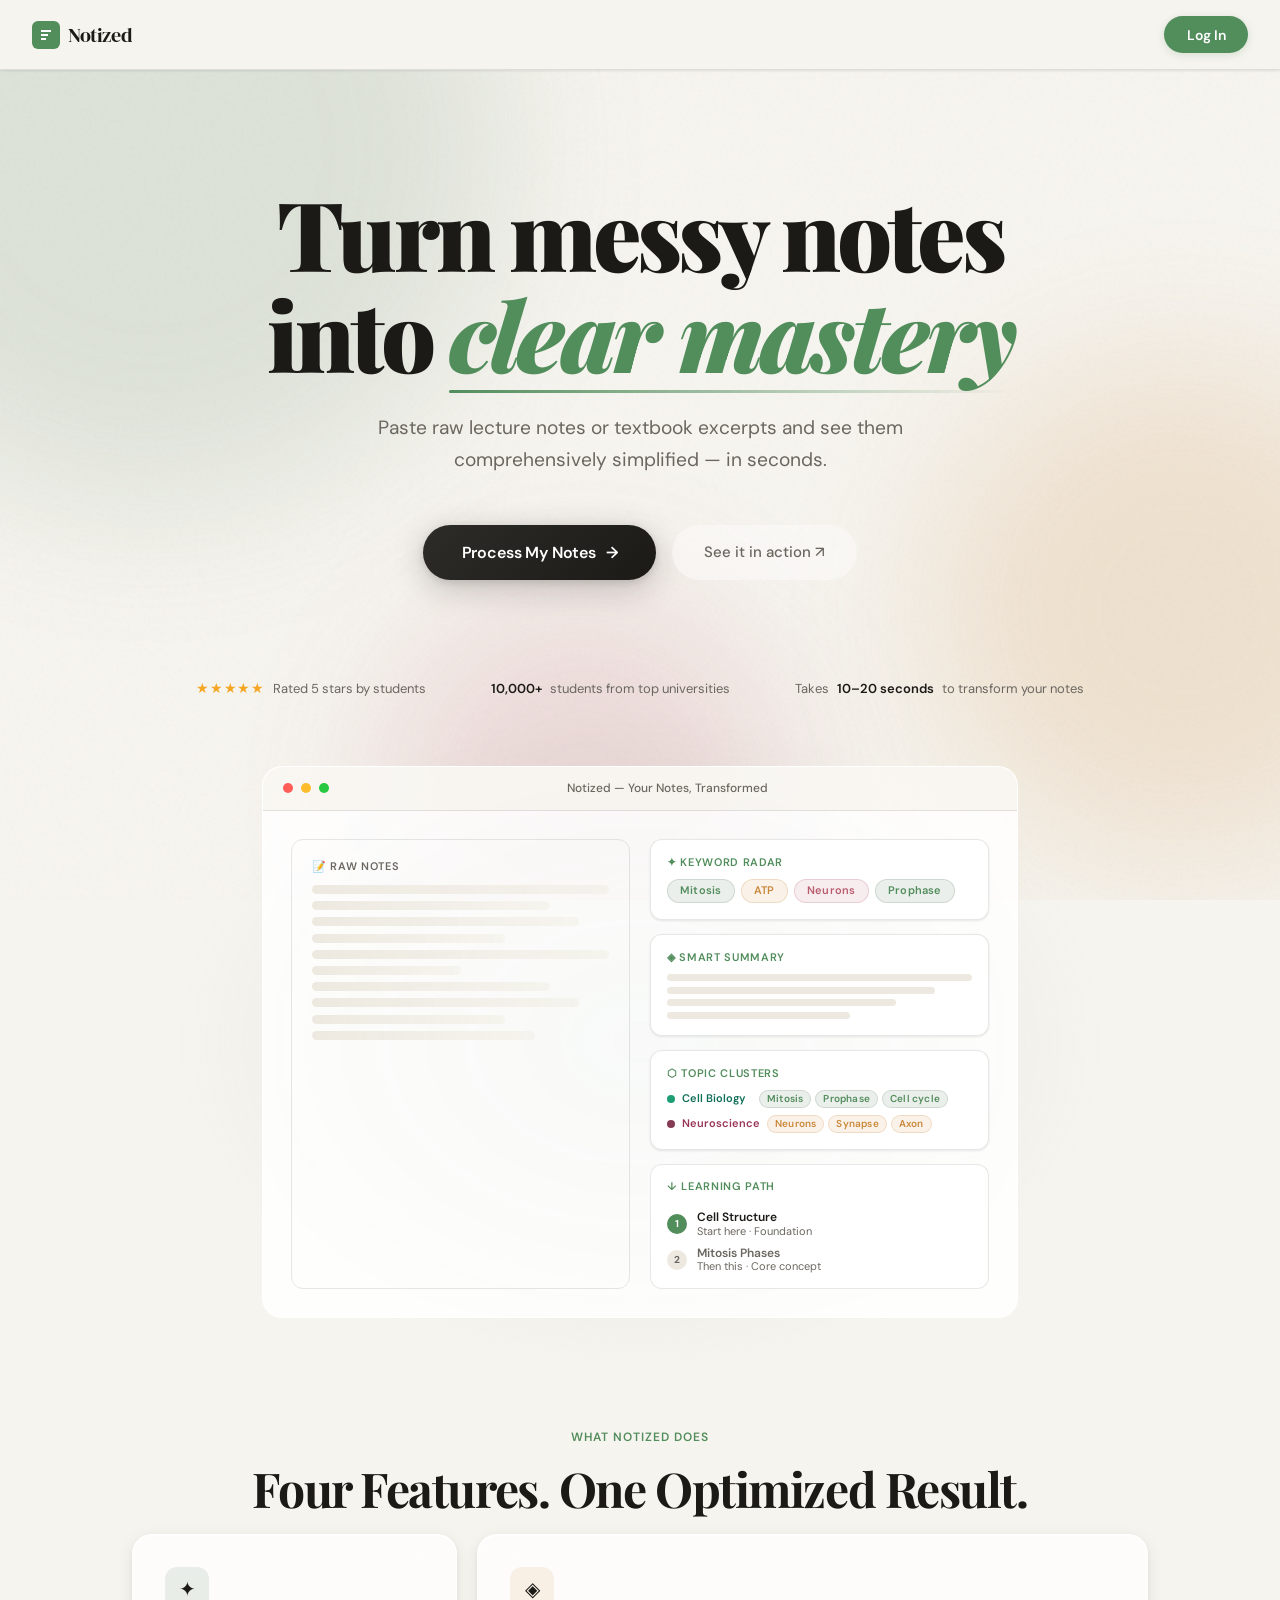
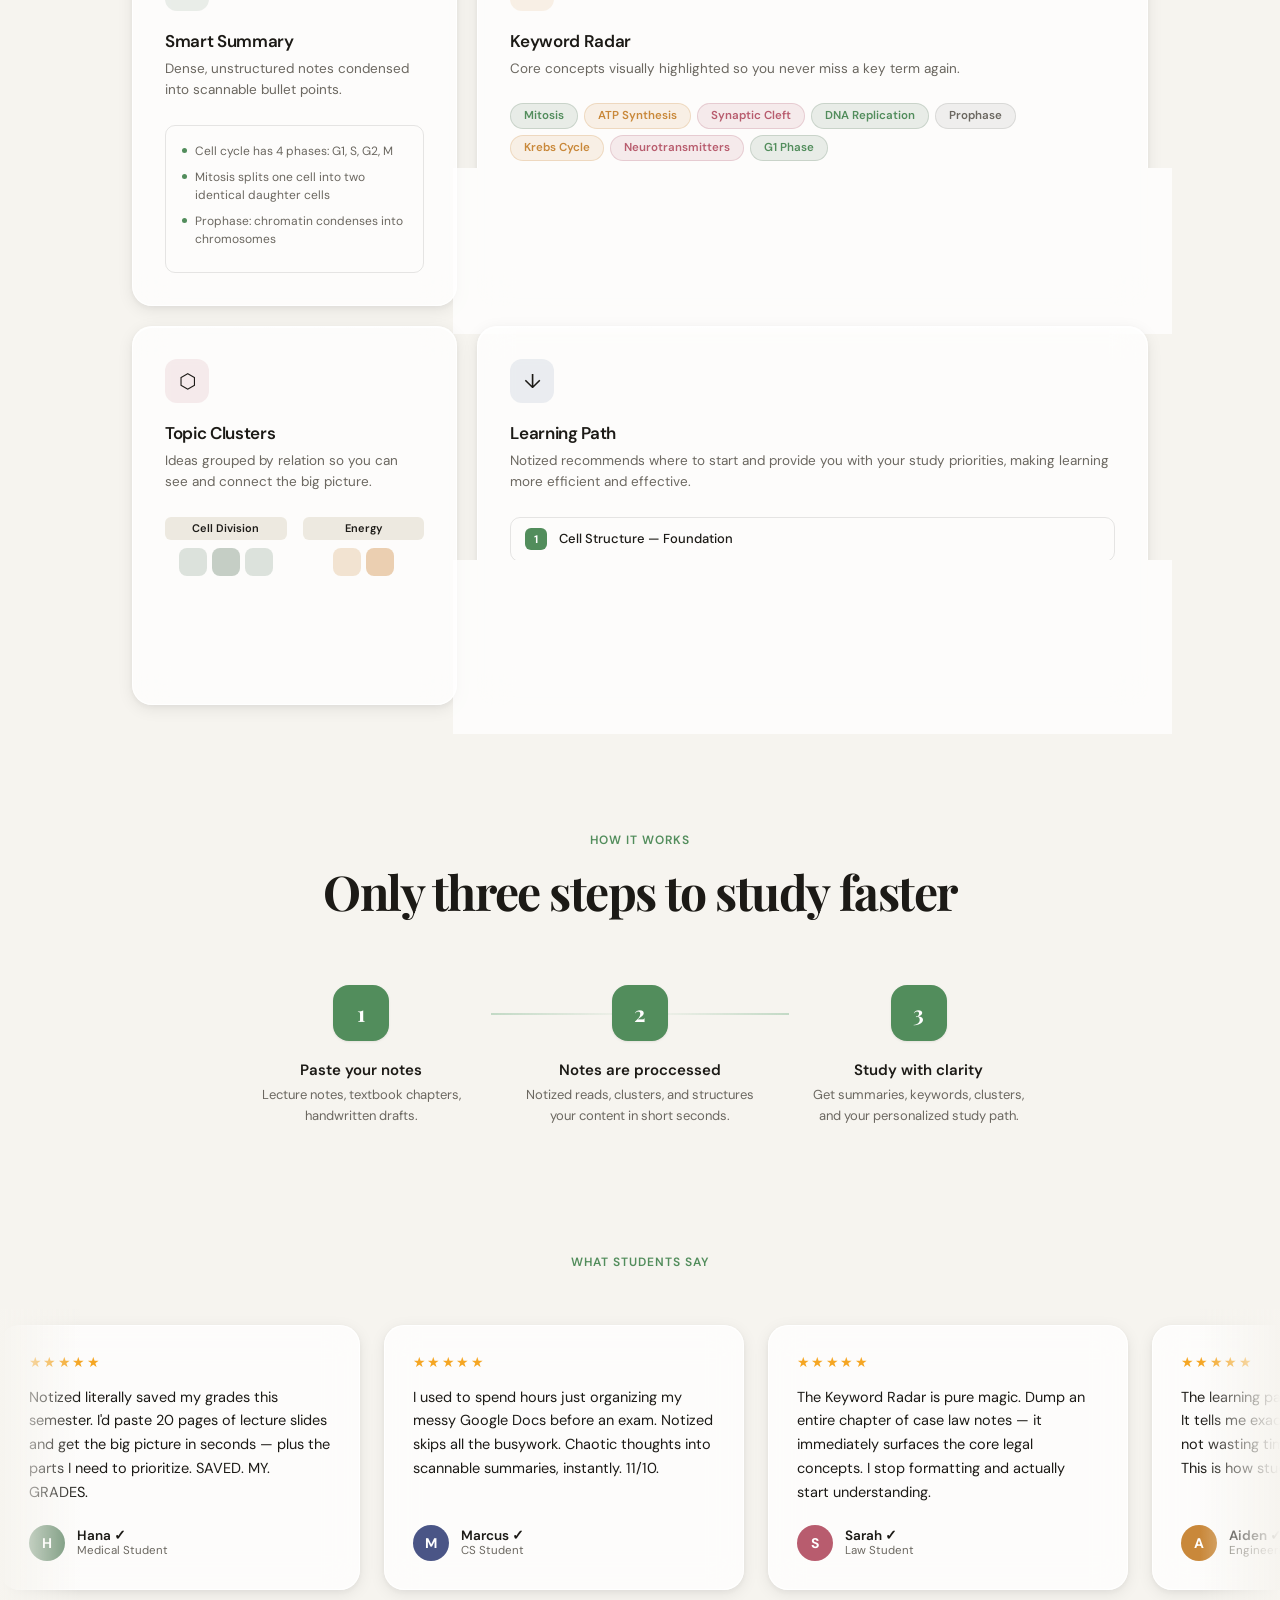
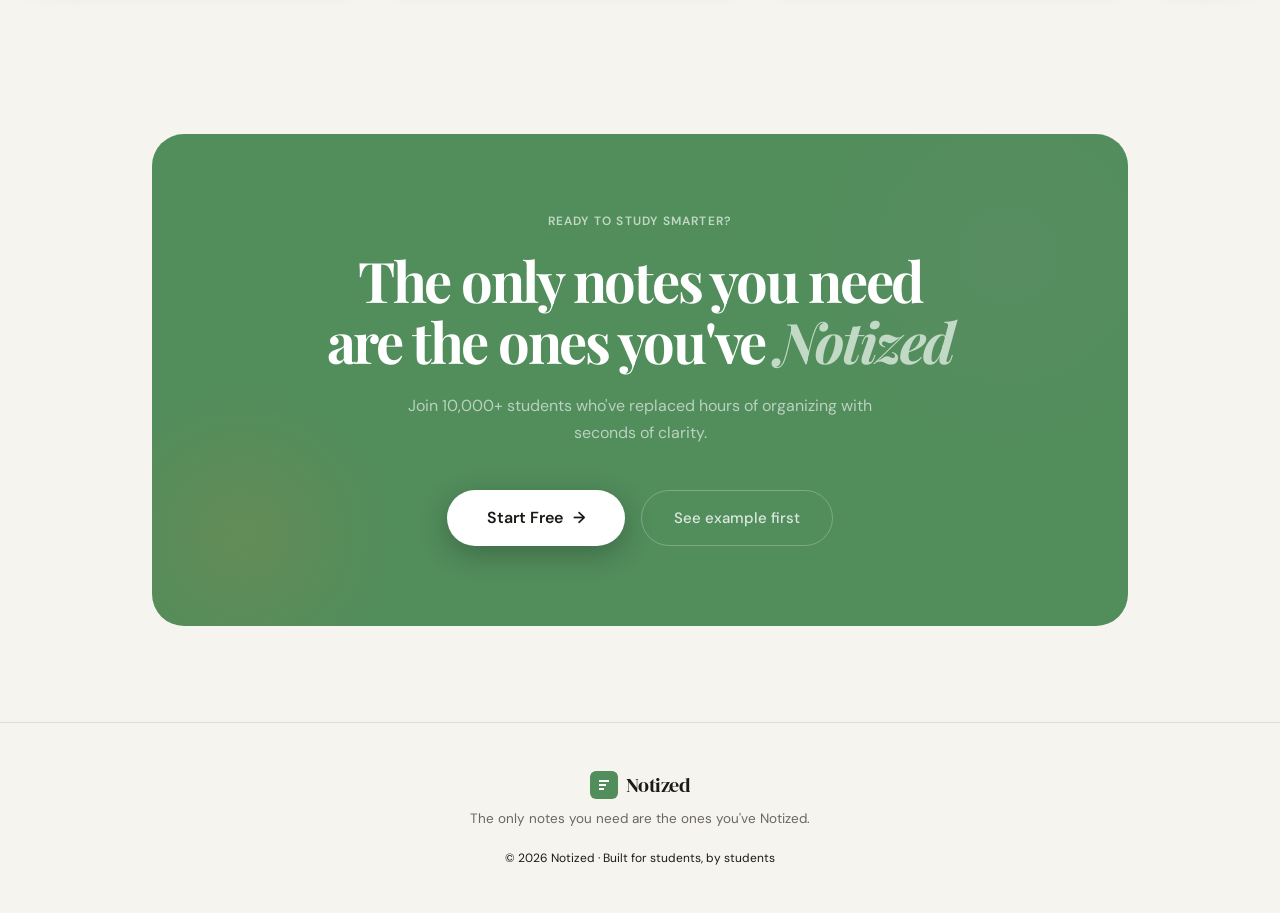
<file: index.html>
<!DOCTYPE html>
<html lang="en">
<head>
  <meta charset="UTF-8" />
  <meta name="viewport" content="width=device-width, initial-scale=1.0" />
  <title>Notized — Your Best Study Companion</title>
  <link rel="preconnect" href="https://fonts.googleapis.com" />
  <link rel="preconnect" href="https://fonts.gstatic.com" crossorigin />
  <link href="https://fonts.googleapis.com/css2?family=Playfair+Display:ital,wght@0,400;0,700;0,900;1,400;1,700&family=DM+Serif+Display:ital@0;1&family=DM+Sans:ital,opsz,wght@0,9..40,300;0,9..40,400;0,9..40,500;1,9..40,300&display=swap" rel="stylesheet" />
  <link rel="stylesheet" href="landing.css">
</head>
<body>
<!-- Background elements -->
<div class="blob-field">
  <div class="blob blob-1"></div>
  <div class="blob blob-2"></div>
  <div class="blob blob-3"></div>
</div>

<!-- CHANGE PASSWORD MODAL -->
<div id="cp-modal" class="cp-modal-overlay">
  <div class="cp-modal-card">
    <div style="display:flex; align-items:center; gap:0.65rem; margin-bottom:0.35rem;">
      <div style="width:32px;height:32px;background:#EDF3EE;border-radius:8px;display:flex;align-items:center;justify-content:center;flex-shrink:0;">
        <svg width="15" height="15" viewBox="0 0 24 24" fill="none" stroke="#0F6E56" stroke-width="2.5" stroke-linecap="round" stroke-linejoin="round"><rect x="3" y="11" width="18" height="11" rx="2" ry="2"/><path d="M7 11V7a5 5 0 0 1 10 0v4"/></svg>
      </div>
      <h3 style="font-family:'Playfair Display',serif; font-size:20px; font-weight:700; color:#1C1A16; margin:0;">Change Password</h3>
    </div>
    <p style="font-size:13.5px; color:#6B6760; margin-bottom:1.25rem;">Enter your current password, then set a new one.</p>
    <div class="cp-field">
      <label>Current Password</label>
      <div class="cp-input-wrap">
        <input type="password" id="lcp-current" placeholder="Your current password">
        <button type="button" class="cp-eye-btn" onclick="lcpToggleEye('lcp-current',this)">
          <svg width="16" height="16" viewBox="0 0 24 24" fill="none" stroke="currentColor" stroke-width="2" stroke-linecap="round"><path d="M1 12s4-8 11-8 11 8 11 8-4 8-11 8-11-8-11-8z"/><circle cx="12" cy="12" r="3"/></svg>
        </button>
      </div>
    </div>
    <div class="cp-field">
      <label>New Password</label>
      <div class="cp-input-wrap">
        <input type="password" id="lcp-new" placeholder="At least 6 characters">
        <button type="button" class="cp-eye-btn" onclick="lcpToggleEye('lcp-new',this)">
          <svg width="16" height="16" viewBox="0 0 24 24" fill="none" stroke="currentColor" stroke-width="2" stroke-linecap="round"><path d="M1 12s4-8 11-8 11 8 11 8-4 8-11 8-11-8-11-8z"/><circle cx="12" cy="12" r="3"/></svg>
        </button>
      </div>
    </div>
    <div class="cp-field" style="margin-bottom:0;">
      <label>Confirm New Password</label>
      <div class="cp-input-wrap">
        <input type="password" id="lcp-confirm" placeholder="Repeat new password">
        <button type="button" class="cp-eye-btn" onclick="lcpToggleEye('lcp-confirm',this)">
          <svg width="16" height="16" viewBox="0 0 24 24" fill="none" stroke="currentColor" stroke-width="2" stroke-linecap="round"><path d="M1 12s4-8 11-8 11 8 11 8-4 8-11 8-11-8-11-8z"/><circle cx="12" cy="12" r="3"/></svg>
        </button>
      </div>
    </div>
    <div id="lcp-error" class="cp-error"></div>
    <div id="lcp-success" class="cp-success">✓ Password updated successfully!</div>
    <div class="cp-actions">
      <button class="cp-btn-cancel" onclick="closeLCPModal()">Cancel</button>
      <button class="cp-btn-submit" onclick="confirmLCP()">
        <svg width="13" height="13" viewBox="0 0 24 24" fill="none" stroke="currentColor" stroke-width="2.5" stroke-linecap="round"><polyline points="20 6 9 17 4 12"/></svg>
        Update Password
      </button>
    </div>
  </div>
</div>

<!-- NAV -->
<nav class="nav" style="display: flex; justify-content: space-between; align-items: center; position: relative; padding: 1rem 2rem;">
  <div class="nav-logo" onclick="location.href='index.html'" style="cursor: pointer; display: flex; align-items: center; gap: 0.5rem;">
    <span class="nav-logo-icon">
      <svg width="14" height="14" viewBox="0 0 14 14" fill="none"><path d="M2 2h10v2H2V2zm0 4h7v2H2V6zm0 4h5v2H2v-2z" fill="white"/></svg>
    </span>
    <span class="nav-wordmark">Notized</span>
  </div>
  <div style="position: relative; display: flex; align-items: center;">
    <div id="nav-auth-container" class="nav-actions" style="display: flex; gap: 1rem; align-items: center;"></div>
    <div id="profile-dropdown-card" style="display: none; position: absolute; right: 0; top: 3.5rem; background: #ffffff; border: 1px solid rgba(28,26,22,0.1); border-radius: 14px; box-shadow: 0 12px 40px rgba(28,26,22,0.1); padding: 1rem; width: 240px; flex-direction: column; gap: 0.75rem; z-index: 999999;">
      <div style="display: flex; flex-direction: column; gap: 0.15rem; border-bottom: 1px solid rgba(28,26,22,0.08); padding-bottom: 0.75rem;">
        <span id="dropdown-user-name" style="font-weight: 700; font-size: 14px; color: #1C1A16;">User Name</span>
        <span id="dropdown-user-email" style="font-size: 12px; color: #6B6760; word-break: break-all;">user@email.com</span>
      </div>
      <button onclick="openLCPModal()" style="display:flex; align-items:center; justify-content:center; gap:0.5rem; background: rgba(28,26,22,0.04); color: #1C1A16; border: 1px solid rgba(28,26,22,0.1); padding: 0.55rem 0.75rem; border-radius: 8px; font-size: 13px; font-weight: 600; cursor: pointer; width: 100%;" onmouseover="this.style.background='rgba(28,26,22,0.08)'" onmouseout="this.style.background='rgba(28,26,22,0.04)'">
        <svg width="14" height="14" viewBox="0 0 24 24" fill="none" stroke="currentColor" stroke-width="2.5" stroke-linecap="round" stroke-linejoin="round"><rect x="3" y="11" width="18" height="11" rx="2" ry="2"/><path d="M7 11V7a5 5 0 0 1 10 0v4"/></svg>
        Change Password
      </button>
      <button onclick="handleLogOut()" style="background: rgba(184,92,110,0.1); color: #B85C6E; border: 1px solid rgba(184,92,110,0.2); padding: 0.55rem; border-radius: 8px; font-size: 13px; font-weight: 600; cursor: pointer; width: 100%; display: flex; align-items: center; justify-content: center; gap: 0.5rem;" onmouseover="this.style.background='rgba(184,92,110,0.15)'" onmouseout="this.style.background='rgba(184,92,110,0.1)'">
        <svg width="14" height="14" viewBox="0 0 24 24" fill="none" stroke="currentColor" stroke-width="2.5" stroke-linecap="round" stroke-linejoin="round"><path d="M9 21H5a2 2 0 0 1-2-2V5a2 2 0 0 1 2-2h4"/><polyline points="16 17 21 12 16 7"/><line x1="21" y1="12" x2="9" y2="12"/></svg>
        Log Out Account
      </button>
    </div>
  </div>
</nav>

<!-- HERO -->
<section class="hero-section">
  <h1 class="hero-h1">
    Turn messy notes<br>into <em>clear mastery</em>
  </h1>
  <p class="hero-sub">
    Paste raw lecture notes or textbook excerpts and see them comprehensively simplified — in seconds.
  </p>
  <div class="hero-ctas">
    <button class="btn-hero-primary" onclick="location.href='input.html'">
      Process My Notes
      <span class="arrow">→</span>
    </button>
    <button class="btn-hero-ghost" onclick="location.href='input.html?loadExample=true'">
      See it in action ↗
    </button>
  </div>
</section>
<!-- PROOF BAR -->
<div class="proof-bar">
  <div class="proof-item">
    <span class="proof-stars">★★★★★</span>
    <span>Rated 5 stars by students</span>
  </div>
  <div class="proof-divider"></div>
  <div class="proof-item">
    <span style="font-weight:600; color:var(--ink);">10,000+</span>
    <span>students from top universities</span>
  </div>
  <div class="proof-divider"></div>
  <div class="proof-item">
    <span>Takes</span>
    <span style="font-weight:600; color:var(--ink);">10–20 seconds</span>
    <span>to transform your notes</span>
  </div>
</div>
<!-- MOCKUP WINDOW -->
<div class="mockup-wrapper">
  <div class="mockup-glow"></div>
  <div class="mockup-window">
    <div class="mockup-topbar">
      <div class="mockup-dot red"></div>
      <div class="mockup-dot yellow"></div>
      <div class="mockup-dot green"></div>
      <span class="mockup-title">Notized — Your Notes, Transformed</span>
    </div>
    <div class="mockup-body">
      <div class="mockup-input-panel">
        <div class="mockup-label">📝 Raw notes</div>
        <div class="mockup-lines">
          <div class="mockup-line w-full"></div>
          <div class="mockup-line w-80"></div>
          <div class="mockup-line w-90"></div>
          <div class="mockup-line w-65"></div>
          <div class="mockup-line w-full"></div>
          <div class="mockup-line w-50"></div>
          <div class="mockup-line w-80"></div>
          <div class="mockup-line w-90"></div>
          <div class="mockup-line w-65"></div>
          <div class="mockup-line w-75" style="width:75%"></div>
        </div>
      </div>
      <div class="mockup-output-panel">
        <div class="mockup-summary-card">
          <div class="mockup-summary-label">✦ Keyword Radar</div>
          <div class="mockup-chip-row">
            <span class="mockup-chip chip-green">Mitosis</span>
            <span class="mockup-chip chip-amber">ATP</span>
            <span class="mockup-chip chip-rose">Neurons</span>
            <span class="mockup-chip chip-green">Prophase</span>
          </div>
        </div>
        <div class="mockup-summary-card">
          <div class="mockup-summary-label">◈ Smart Summary</div>
          <div class="mockup-summary-lines">
            <div class="summary-line s-full"></div>
            <div class="summary-line s-88"></div>
            <div class="summary-line s-75"></div>
            <div class="summary-line s-60"></div>
          </div>
        </div>
        <div class="mockup-summary-card">
          <div class="mockup-summary-label">⬡ Topic Clusters</div>
          <div style="display:flex; flex-direction:column; gap:7px; margin-top:2px;">
            <div style="display:flex; align-items:center; gap:7px;">
              <div style="width:8px;height:8px;border-radius:50%;background:#1D9E75;flex-shrink:0;"></div>
              <span style="font-size:11px;font-weight:600;color:#0F6E56;min-width:70px;">Cell Biology</span>
              <div style="display:flex;gap:4px;">
                <span class="mockup-chip chip-green" style="font-size:10px;padding:2px 7px;">Mitosis</span>
                <span class="mockup-chip chip-green" style="font-size:10px;padding:2px 7px;">Prophase</span>
                <span class="mockup-chip chip-green" style="font-size:10px;padding:2px 7px;">Cell cycle</span>
              </div>
            </div>
            <div style="display:flex; align-items:center; gap:7px;">
              <div style="width:8px;height:8px;border-radius:50%;background:#853b54;flex-shrink:0;"></div>
              <span style="font-size:11px;font-weight:600;color:#993556;min-width:70px;">Neuroscience</span>
              <div style="display:flex;gap:4px;">
                <span class="mockup-chip chip-amber" style="font-size:10px;padding:2px 7px;">Neurons</span>
                <span class="mockup-chip chip-amber" style="font-size:10px;padding:2px 7px;">Synapse</span>
                <span class="mockup-chip chip-amber" style="font-size:10px;padding:2px 7px;">Axon</span>
              </div>
            </div>
          </div>
        </div>
        <div class="mockup-path-mini">
          <div class="mockup-summary-label">↓ Learning Path</div>
          <div class="path-step">
            <div class="path-num">1</div>
            <div>
              <div style="font-size:12px; font-weight:600; color:var(--ink);">Cell Structure</div>
              <div class="path-label">Start here · Foundation</div>
            </div>
          </div>
          <div class="path-step">
            <div class="path-num dim">2</div>
            <div>
              <div style="font-size:12px; font-weight:600; color:var(--ink-muted);">Mitosis Phases</div>
              <div class="path-label">Then this · Core concept</div>
            </div>
          </div>
        </div>
      </div>
    </div>
  </div>
</div>
<!-- FEATURES BENTO -->
<section class="features-section reveal">
  <div class="section-eyebrow">What Notized does</div>
  <h2 class="section-title">Four Features. One Optimized Result.</h2>
  <div class="bento-grid">
    <div class="bento-card">
      <div class="bento-icon green">✦</div>
      <div class="bento-label">Smart Summary</div>
      <div class="bento-desc">Dense, unstructured notes condensed into scannable bullet points.</div>
      <div class="bento-visual">
        <div class="summary-preview">
          <div class="summary-bullet"><span class="bullet-dot"></span><span class="bullet-text">Cell cycle has 4 phases: G1, S, G2, M</span></div>
          <div class="summary-bullet"><span class="bullet-dot"></span><span class="bullet-text">Mitosis splits one cell into two identical daughter cells</span></div>
          <div class="summary-bullet"><span class="bullet-dot"></span><span class="bullet-text">Prophase: chromatin condenses into chromosomes</span></div>
        </div>
      </div>
    </div>
    <div class="bento-card span-2">
      <div class="bento-icon amber">◈</div>
      <div class="bento-label">Keyword Radar</div>
      <div class="bento-desc">Core concepts visually highlighted so you never miss a key term again.</div>
      <div class="bento-visual">
        <div class="kw-chips">
          <span class="kw-chip a">Mitosis</span>
          <span class="kw-chip b">ATP Synthesis</span>
          <span class="kw-chip c">Synaptic Cleft</span>
          <span class="kw-chip a">DNA Replication</span>
          <span class="kw-chip d">Prophase</span>
          <span class="kw-chip b">Krebs Cycle</span>
          <span class="kw-chip c">Neurotransmitters</span>
          <span class="kw-chip a">G1 Phase</span>
        </div>
      </div>
    </div>
    <div class="bento-card">
      <div class="bento-icon rose">⬡</div>
      <div class="bento-label">Topic Clusters</div>
      <div class="bento-desc">Ideas grouped by relation so you can see and connect the big picture.</div>
      <div class="bento-visual">
        <div class="cluster-vis">
          <div class="cluster-group">
            <div class="cluster-title">Cell Division</div>
            <div class="cluster-dot-row">
              <div class="cluster-dot c-dot-1"></div>
              <div class="cluster-dot c-dot-2"></div>
              <div class="cluster-dot c-dot-1"></div>
            </div>
          </div>
          <div class="cluster-group">
            <div class="cluster-title">Energy</div>
            <div class="cluster-dot-row">
              <div class="cluster-dot c-dot-3"></div>
              <div class="cluster-dot c-dot-4"></div>
            </div>
          </div>
        </div>
      </div>
    </div>
    <div class="bento-card span-2">
      <div class="bento-icon blue">↓</div>
      <div class="bento-label">Learning Path</div>
      <div class="bento-desc">Notized recommends where to start and provide you with your study priorities, making learning more efficient and effective.</div>
      <div class="bento-visual">
        <div class="path-steps">
          <div class="path-item"><span class="path-num-sm">1</span> Cell Structure — Foundation</div>
          <div class="path-item"><span class="path-num-sm">2</span> DNA & Replication — Core</div>
          <div class="path-item"><span class="path-num-sm">3</span> Mitosis Phases — Advanced</div>
        </div>
      </div>
    </div>
  </div>
</section>
<!-- HOW IT WORKS -->
<section class="how-section reveal">
  <div class="section-eyebrow">How it works</div>
  <h2 class="section-title">Only three steps to study faster</h2>
  <div class="steps-container">
    <div class="steps-connector"></div>
    <div class="step-item">
      <div class="step-num">1</div>
      <div class="step-title">Paste your notes</div>
      <div class="step-desc">Lecture notes, textbook chapters, handwritten drafts.</div>
    </div>
    <div class="step-item">
      <div class="step-num">2</div>
      <div class="step-title">Notes are proccessed</div>
      <div class="step-desc">Notized reads, clusters, and structures your content in short seconds.</div>
    </div>
    <div class="step-item">
      <div class="step-num">3</div>
      <div class="step-title">Study with clarity</div>
      <div class="step-desc">Get summaries, keywords, clusters, and your personalized study path.</div>
    </div>
  </div>
</section>
<!-- TESTIMONIALS -->
<section class="testimonial-section reveal">
  <div class="section-eyebrow" style="margin-bottom:2.5rem;">What students say</div>
  <div style="overflow:hidden; position:relative;">
    <div style="position:absolute; left:0; top:0; bottom:0; width:80px; background:linear-gradient(90deg,var(--cream),transparent); z-index:2; pointer-events:none;"></div>
    <div style="position:absolute; right:0; top:0; bottom:0; width:80px; background:linear-gradient(-90deg,var(--cream),transparent); z-index:2; pointer-events:none;"></div>
    <div class="testimonial-track">
      <div class="t-card"><div class="t-stars">★★★★★</div><p class="t-quote">Notized literally saved my grades this semester. I'd paste 20 pages of lecture slides and get the big picture in seconds — plus the parts I need to prioritize. SAVED. MY. GRADES.</p><div class="t-author"><div class="t-avatar" style="background:#6B8F71;">H</div><div><div class="t-name">Hana ✓</div><div class="t-badge">Medical Student</div></div></div></div>
      <div class="t-card"><div class="t-stars">★★★★★</div><p class="t-quote">I used to spend hours just organizing my messy Google Docs before an exam. Notized skips all the busywork. Chaotic thoughts into scannable summaries, instantly. 11/10.</p><div class="t-author"><div class="t-avatar" style="background:#4A5586;">M</div><div><div class="t-name">Marcus ✓</div><div class="t-badge">CS Student</div></div></div></div>
      <div class="t-card"><div class="t-stars">★★★★★</div><p class="t-quote">The Keyword Radar is pure magic. Dump an entire chapter of case law notes — it immediately surfaces the core legal concepts. I stop formatting and actually start understanding.</p><div class="t-author"><div class="t-avatar" style="background:#B85C6E;">S</div><div><div class="t-name">Sarah ✓</div><div class="t-badge">Law Student</div></div></div></div>
      <div class="t-card"><div class="t-stars">★★★★★</div><p class="t-quote">The learning path feature is a game-changer. It tells me exactly what to study first so I'm not wasting time on concepts I already know. This is how studying should work.</p><div class="t-author"><div class="t-avatar" style="background:#C9883A;">A</div><div><div class="t-name">Aiden ✓</div><div class="t-badge">Engineering Student</div></div></div></div>
      <div class="t-card"><div class="t-stars">★★★★★</div><p class="t-quote">Every student needs this. I paste my raw notes from class and get a perfect study guide in seconds. My GPA went from 3.1 to 3.7 in one semester after I started using Notized.</p><div class="t-author"><div class="t-avatar" style="background:#5a7a60;">R</div><div><div class="t-name">Rena ✓</div><div class="t-badge">Psychology Student</div></div></div></div>
      <!-- Duplicate for loop -->
      <div class="t-card"><div class="t-stars">★★★★★</div><p class="t-quote">Notized literally saved my grades this semester. I'd paste 20 pages of lecture slides and get the big picture in seconds — plus the parts I need to prioritize. SAVED. MY. GRADES.</p><div class="t-author"><div class="t-avatar" style="background:#6B8F71;">H</div><div><div class="t-name">Hana ✓</div><div class="t-badge">Medical Student</div></div></div></div>
      <div class="t-card"><div class="t-stars">★★★★★</div><p class="t-quote">I used to spend hours just organizing my messy Google Docs before an exam. Notized skips all the busywork. Chaotic thoughts into scannable summaries, instantly. 11/10.</p><div class="t-author"><div class="t-avatar" style="background:#4A5586;">M</div><div><div class="t-name">Marcus ✓</div><div class="t-badge">CS Student</div></div></div></div>
      <div class="t-card"><div class="t-stars">★★★★★</div><p class="t-quote">The Keyword Radar is pure magic. Dump an entire chapter of case law notes — it immediately surfaces the core legal concepts. I stop formatting and actually start understanding.</p><div class="t-author"><div class="t-avatar" style="background:#B85C6E;">S</div><div><div class="t-name">Sarah ✓</div><div class="t-badge">Law Student</div></div></div></div>
      <div class="t-card"><div class="t-stars">★★★★★</div><p class="t-quote">The learning path feature is a game-changer. It tells me exactly what to study first so I'm not wasting time on concepts I already know. This is how studying should work.</p><div class="t-author"><div class="t-avatar" style="background:#C9883A;">A</div><div><div class="t-name">Aiden ✓</div><div class="t-badge">Engineering Student</div></div></div></div>
      <div class="t-card"><div class="t-stars">★★★★★</div><p class="t-quote">Every student needs this. I paste my raw notes from class and get a perfect study guide in seconds. My GPA went from 3.1 to 3.7 in one semester after I started using Notized.</p><div class="t-author"><div class="t-avatar" style="background:#5a7a60;">R</div><div><div class="t-name">Rena ✓</div><div class="t-badge">Psychology Student</div></div></div></div>
    </div>
  </div>
</section>
<!-- FINAL CTA -->
<section class="cta-section reveal">
  <div class="cta-card">
    <div class="cta-eyebrow">Ready to study smarter?</div>
    <h2 class="cta-title">The only notes you need<br>are the ones you've <em>Notized</em></h2>
    <p class="cta-sub">Join 10,000+ students who've replaced hours of organizing with seconds of clarity.</p>
    <div class="cta-buttons">
      <button class="btn-cta-white" onclick="openAuthModal('signup')">
        Start Free <span class="arrow">→</span>
      </button>
      <button class="btn-cta-outline" onclick="location.href='input.html?loadExample=true'">
        See example first
      </button>
    </div>
  </div>
</section>
<!-- FOOTER -->
<footer>
  <div class="footer-logo">
    <div class="nav-logo" style="justify-content:center; cursor:pointer;" onclick="location.href='index.html'">
      <div class="nav-logo-icon">
        <svg width="14" height="14" viewBox="0 0 14 14" fill="none"><path d="M2 2h10v2H2V2zm0 4h7v2H2V6zm0 4h5v2H2v-2z" fill="white"/></svg>
      </div>
      <span class="nav-wordmark">Notized</span>
    </div>
  </div>
  <p class="footer-tagline">The only notes you need are the ones you've Notized.</p>
  <p class="footer-copy">© 2026 Notized · Built for students, by students</p>
</footer>

<!-- AUTH MODAL -->
<div id="auth-modal" class="modal-overlay">
  <div class="modal-card">
    <h3 class="modal-title" id="auth-modal-title">Welcome Back</h3>
    <p class="modal-sub" id="auth-modal-desc">Log in to sync your study notes across devices.</p>
    <form id="auth-form" onsubmit="handleAuthSubmit(event)">
      <div id="auth-field-name" class="modal-field" style="display:none;">
        <label class="modal-field-label">Full Name</label>
        <input type="text" id="auth-input-name" placeholder="e.g., Laurensia" class="modal-input">
      </div>
      <div class="modal-field">
        <label class="modal-field-label">Email Address</label>
        <input type="email" id="auth-input-email" required placeholder="username@gmail.com" class="modal-input">
      </div>
      <div class="modal-field">
        <label class="modal-field-label">Password</label>
        <input type="password" id="auth-input-password" required placeholder="••••••••" class="modal-input">
      </div>
      <button type="submit" id="auth-btn-submit" class="modal-btn-primary">Log In</button>
      <button type="button" class="modal-btn-secondary" onclick="closeAuthModal()">Cancel</button>
    </form>
    <div class="modal-switch">
      <span id="auth-switch-text">Don't have an account?</span>
      <a onclick="toggleAuthMode()" id="auth-switch-link"> Sign Up Free</a>
    </div>
  </div>
</div>
<!-- ALERT MODAL -->
<div id="custom-alert-modal" class="modal-overlay">
  <div class="modal-card" style="max-width:360px; text-align:center;">
    <div style="width:44px; height:44px; background:rgba(201,124,42,0.1); color:var(--amber); border-radius:50%; display:flex; align-items:center; justify-content:center; margin:0 auto 1rem; font-size:20px; font-weight:700;">!</div>
    <h3 class="modal-title" style="font-size:18px; margin-bottom:0.5rem;">Notice</h3>
    <p id="custom-alert-message" style="font-size:13px; color:var(--ink-muted); margin-bottom:1.5rem; line-height:1.5;"></p>
    <button type="button" class="modal-btn-primary" onclick="closeCustomAlert()">Got it</button>
  </div>
</div>

<script src="js/common.js"></script>
<script src="js/landing.js"></script>
<script>
  let currentAuthMode = 'login';

  window.addEventListener('DOMContentLoaded', () => {
    renderNavbarAuth();
  });

  // ── Render navbar: cek notized_currentUser (key yang dipakai auth.js) ──
  function renderNavbarAuth() {
    const container = document.getElementById('nav-auth-container');
    if (!container) return;

    // Support kedua key: notized_currentUser (auth.js) dan currentUser (lama)
    const currentUser = JSON.parse(
      localStorage.getItem('notized_currentUser') ||
      localStorage.getItem('currentUser') ||
      'null'
    );

    if (currentUser && currentUser.name) {
      const initial = currentUser.name.trim().charAt(0).toUpperCase();
      container.innerHTML = `
        <button onclick="location.href='dashboard.html'" style="background:rgba(28,26,22,0.06);color:#1C1A16;border:1px solid rgba(28,26,22,0.1);padding:0.45rem 1rem;border-radius:8px;font-size:13px;font-weight:600;cursor:pointer;" onmouseover="this.style.background='rgba(28,26,22,0.1)'" onmouseout="this.style.background='rgba(28,26,22,0.06)'">Go to Dashboard</button>
        <div id="user-avatar-circle" onclick="toggleProfileDropdown(event)" style="width:34px;height:34px;border-radius:50%;background:#6B8F71;color:white;display:flex;align-items:center;justify-content:center;font-weight:700;font-size:14px;cursor:pointer;transition:transform 0.2s;flex-shrink:0;" onmouseover="this.style.transform='scale(1.07)'" onmouseout="this.style.transform='scale(1)'">${initial}</div>`;
      const dn = document.getElementById('dropdown-user-name');
      const de = document.getElementById('dropdown-user-email');
      if (dn) dn.textContent = currentUser.name;
      if (de) de.textContent = currentUser.email || '';
    } else {
      container.innerHTML = `<button class="btn-nav-solid" onclick="openAuthModal('login')">Log In</button>`;
      const dd = document.getElementById('profile-dropdown-card');
      if (dd) dd.style.display = 'none';
    }
  }

  function toggleProfileDropdown(e) {
    if (e) e.stopPropagation();
    const dd = document.getElementById('profile-dropdown-card');
    if (!dd) return;
    dd.style.display = (dd.style.display === 'none' || !dd.style.display) ? 'flex' : 'none';
  }

  window.addEventListener('click', () => {
    const dd = document.getElementById('profile-dropdown-card');
    if (dd) dd.style.display = 'none';
  });

  // ── Auth Modal ──
  function openAuthModal(mode = 'login') {
    currentAuthMode = mode;
    document.getElementById('auth-modal').style.display = 'flex';
    const title     = document.getElementById('auth-modal-title');
    const desc      = document.getElementById('auth-modal-desc');
    const nameField = document.getElementById('auth-field-name');
    const submitBtn = document.getElementById('auth-btn-submit');
    const switchText = document.getElementById('auth-switch-text');
    const switchLink = document.getElementById('auth-switch-link');
    document.getElementById('auth-form').reset();
    if (mode === 'login') {
      title.textContent = 'Welcome Back';
      desc.textContent  = 'Log in to sync your study notes across devices.';
      nameField.style.display = 'none';
      document.getElementById('auth-input-name').removeAttribute('required');
      submitBtn.textContent  = 'Log In';
      switchText.textContent = "Don't have an account?";
      switchLink.textContent = ' Sign Up Free';
    } else {
      title.textContent = 'Create Account';
      desc.textContent  = 'Join Notized to optimize your notes.';
      nameField.style.display = 'flex';
      document.getElementById('auth-input-name').setAttribute('required', 'true');
      submitBtn.textContent  = 'Create Account';
      switchText.textContent = 'Already have an account?';
      switchLink.textContent = ' Log In';
    }
  }

  function closeAuthModal() {
    document.getElementById('auth-modal').style.display = 'none';
  }

  function toggleAuthMode() {
    openAuthModal(currentAuthMode === 'login' ? 'signup' : 'login');
  }

  function handleAuthSubmit(event) {
    event.preventDefault();
    const email    = document.getElementById('auth-input-email').value.trim().toLowerCase();
    const password = document.getElementById('auth-input-password').value;

    // Pakai notized_users (key yang dipakai auth.js)
    let users = JSON.parse(localStorage.getItem('notized_users') || '[]');

    if (currentAuthMode === 'signup') {
      const name = document.getElementById('auth-input-name').value.trim();
      if (!name) { showCustomAlert('Please enter your full name.'); return; }
      if (users.some(u => u.email === email)) { showCustomAlert('An account with this email already exists.'); return; }
      const newUser = { id: 'usr_' + Date.now(), name, email, password };
      users.push(newUser);
      localStorage.setItem('notized_users', JSON.stringify(users));
      localStorage.setItem('notized_currentUser', JSON.stringify(newUser));
      closeAuthModal();
      const resumeSave = sessionStorage.getItem('notized_guest_save_pending') === 'true';
      if (!resumeSave) {
        localStorage.removeItem('notizedData');
        localStorage.removeItem('notized_target_folder');
      }
      window.location.href = resumeSave ? 'dashboard.html?resumeSave=true' : 'dashboard.html';
    } else {
      const matched = users.find(u => u.email === email && u.password === password);
      if (!matched) { showCustomAlert('Invalid email or password.'); return; }
      localStorage.setItem('notized_currentUser', JSON.stringify(matched));
      closeAuthModal();
      const resumeSave = sessionStorage.getItem('notized_guest_save_pending') === 'true';
      if (!resumeSave) {
        localStorage.removeItem('notizedData');
        localStorage.removeItem('notized_target_folder');
      }
      window.location.href = resumeSave ? 'dashboard.html?resumeSave=true' : 'dashboard.html';
    }
  }

  // ── Logout: hapus notized_currentUser ──
  function handleLogOut() {
    localStorage.removeItem('notized_currentUser');
    localStorage.removeItem('currentUser');
    sessionStorage.removeItem('notized_greeted');
    const dd = document.getElementById('profile-dropdown-card');
    if (dd) dd.style.display = 'none';
    renderNavbarAuth();
  }

  // ── Change Password Modal ──
  function openLCPModal() {
    ['lcp-current','lcp-new','lcp-confirm'].forEach(id => {
      const el = document.getElementById(id);
      if (el) { el.value = ''; el.type = 'password'; }
    });
    const errEl = document.getElementById('lcp-error');
    const okEl  = document.getElementById('lcp-success');
    if (errEl) { errEl.style.display = 'none'; errEl.textContent = ''; }
    if (okEl)  okEl.style.display = 'none';
    // Tutup dropdown
    const dd = document.getElementById('profile-dropdown-card');
    if (dd) dd.style.display = 'none';
    document.getElementById('cp-modal').classList.add('active');
  }

  function closeLCPModal() {
    document.getElementById('cp-modal').classList.remove('active');
  }

  function lcpToggleEye(inputId, btn) {
    const input = document.getElementById(inputId);
    if (!input) return;
    const isHidden = input.type === 'password';
    input.type = isHidden ? 'text' : 'password';
    btn.innerHTML = isHidden
      ? `<svg width="16" height="16" viewBox="0 0 24 24" fill="none" stroke="currentColor" stroke-width="2" stroke-linecap="round"><path d="M17.94 17.94A10.07 10.07 0 0 1 12 20c-7 0-11-8-11-8a18.45 18.45 0 0 1 5.06-5.94"/><path d="M9.9 4.24A9.12 9.12 0 0 1 12 4c7 0 11 8 11 8a18.5 18.5 0 0 1-2.16 3.19"/><line x1="1" y1="1" x2="23" y2="23"/></svg>`
      : `<svg width="16" height="16" viewBox="0 0 24 24" fill="none" stroke="currentColor" stroke-width="2" stroke-linecap="round"><path d="M1 12s4-8 11-8 11 8 11 8-4 8-11 8-11-8-11-8z"/><circle cx="12" cy="12" r="3"/></svg>`;
  }

  function confirmLCP() {
    const currentVal = (document.getElementById('lcp-current')?.value || '').trim();
    const newVal     = (document.getElementById('lcp-new')?.value || '').trim();
    const confirmVal = (document.getElementById('lcp-confirm')?.value || '').trim();
    const errEl = document.getElementById('lcp-error');
    const okEl  = document.getElementById('lcp-success');

    const showErr = (msg) => { errEl.textContent = msg; errEl.style.display = 'block'; okEl.style.display = 'none'; };
    errEl.style.display = 'none'; okEl.style.display = 'none';

    if (!currentVal || !newVal || !confirmVal) return showErr('Please fill in all fields.');
    if (newVal.length < 6)                      return showErr('New password must be at least 6 characters.');
    if (newVal !== confirmVal)                  return showErr('New passwords do not match.');

    const currentUser = JSON.parse(localStorage.getItem('notized_currentUser') || 'null');
    if (!currentUser) return showErr('Session expired. Please log in again.');
    if (currentUser.password !== currentVal)  return showErr('Current password is incorrect.');
    if (newVal === currentVal)               return showErr('New password must differ from your current one.');

    // Update notized_users array
    const users = JSON.parse(localStorage.getItem('notized_users') || '[]');
    const idx   = users.findIndex(u => u.id === currentUser.id);
    if (idx !== -1) { users[idx].password = newVal; localStorage.setItem('notized_users', JSON.stringify(users)); }

    // Update sesi aktif
    currentUser.password = newVal;
    localStorage.setItem('notized_currentUser', JSON.stringify(currentUser));

    okEl.style.display = 'block';
    ['lcp-current','lcp-new','lcp-confirm'].forEach(id => { const el = document.getElementById(id); if (el) el.value = ''; });
    setTimeout(() => closeLCPModal(), 1800);
  }

  function showCustomAlert(message) {
    document.getElementById('custom-alert-message').textContent = message;
    document.getElementById('custom-alert-modal').style.display = 'flex';
  }
  function closeCustomAlert() {
    document.getElementById('custom-alert-modal').style.display = 'none';
  }

  // Scroll reveal
  const observer = new IntersectionObserver((entries) => {
    entries.forEach(entry => {
      if (entry.isIntersecting) { entry.target.classList.add('visible'); observer.unobserve(entry.target); }
    });
  }, { threshold: 0.12 });
  document.querySelectorAll('.reveal').forEach(el => observer.observe(el));
</script>
</body>
</html>
</file>
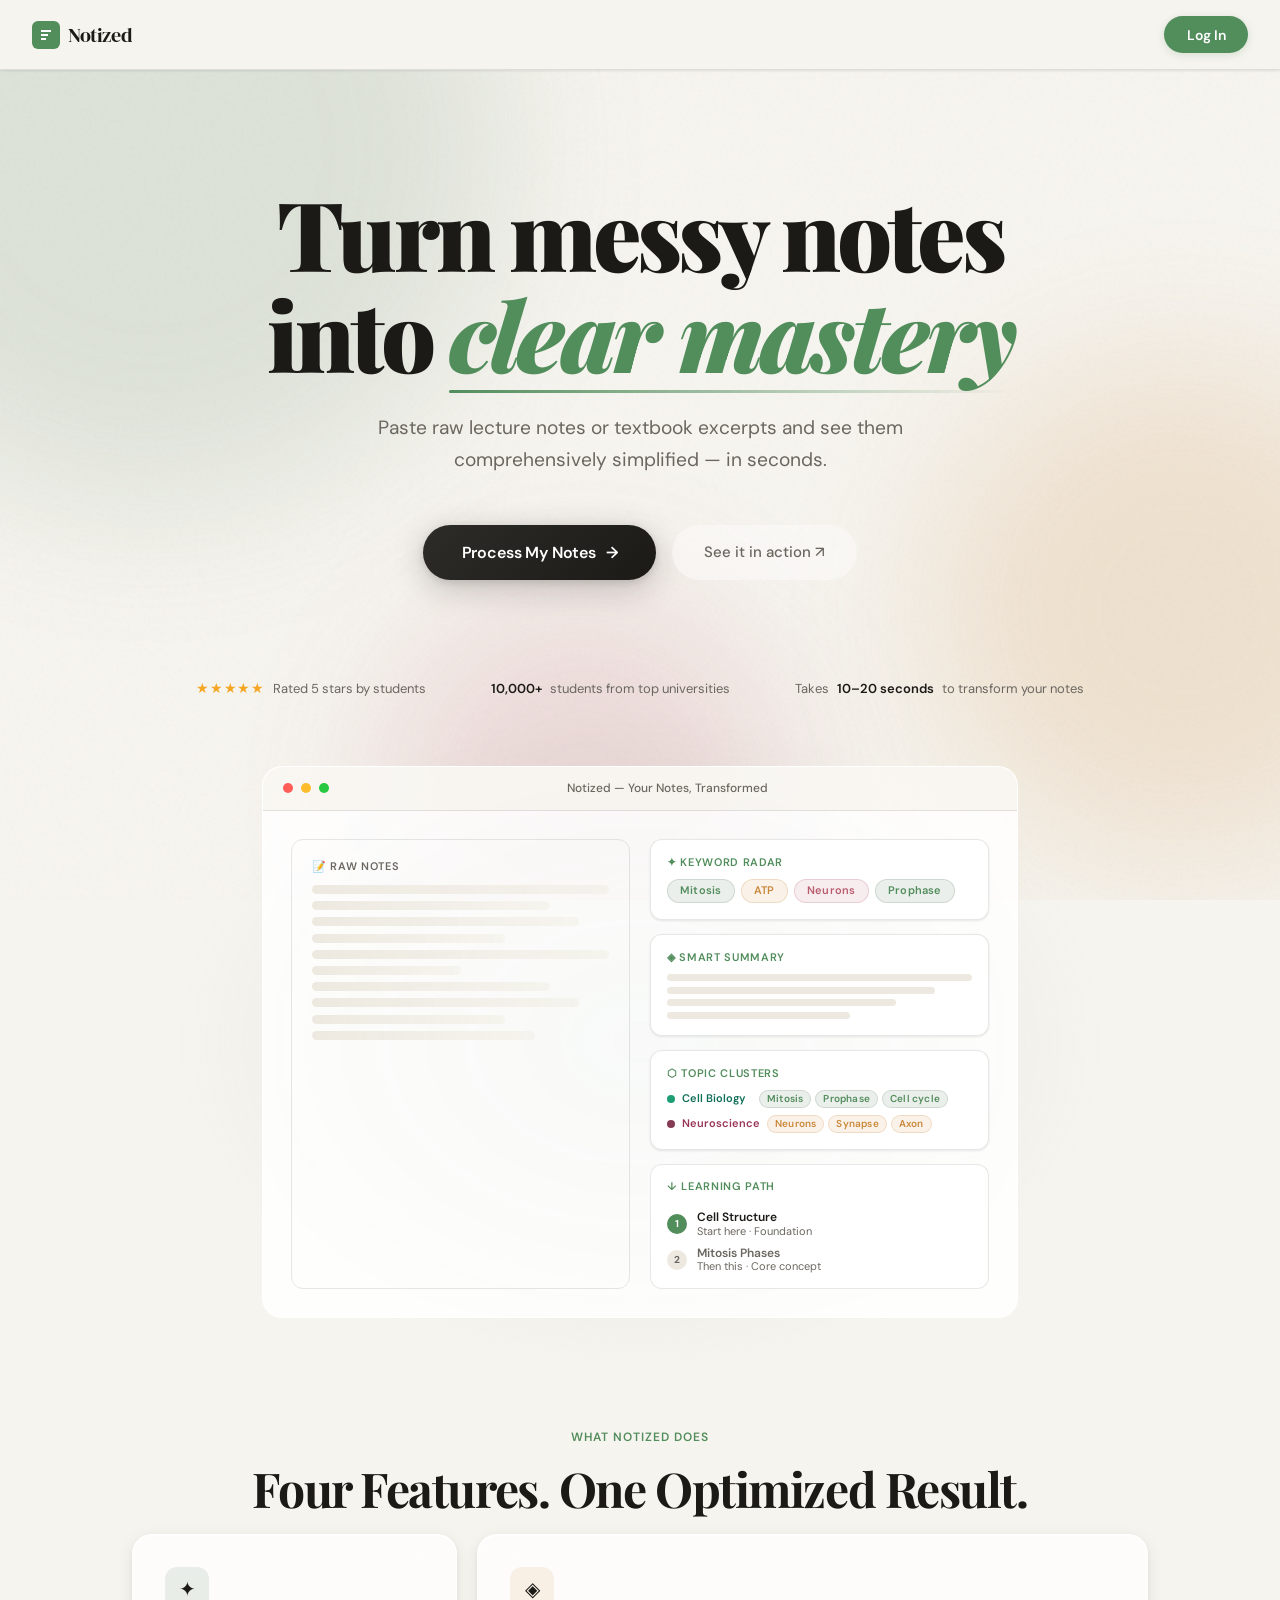
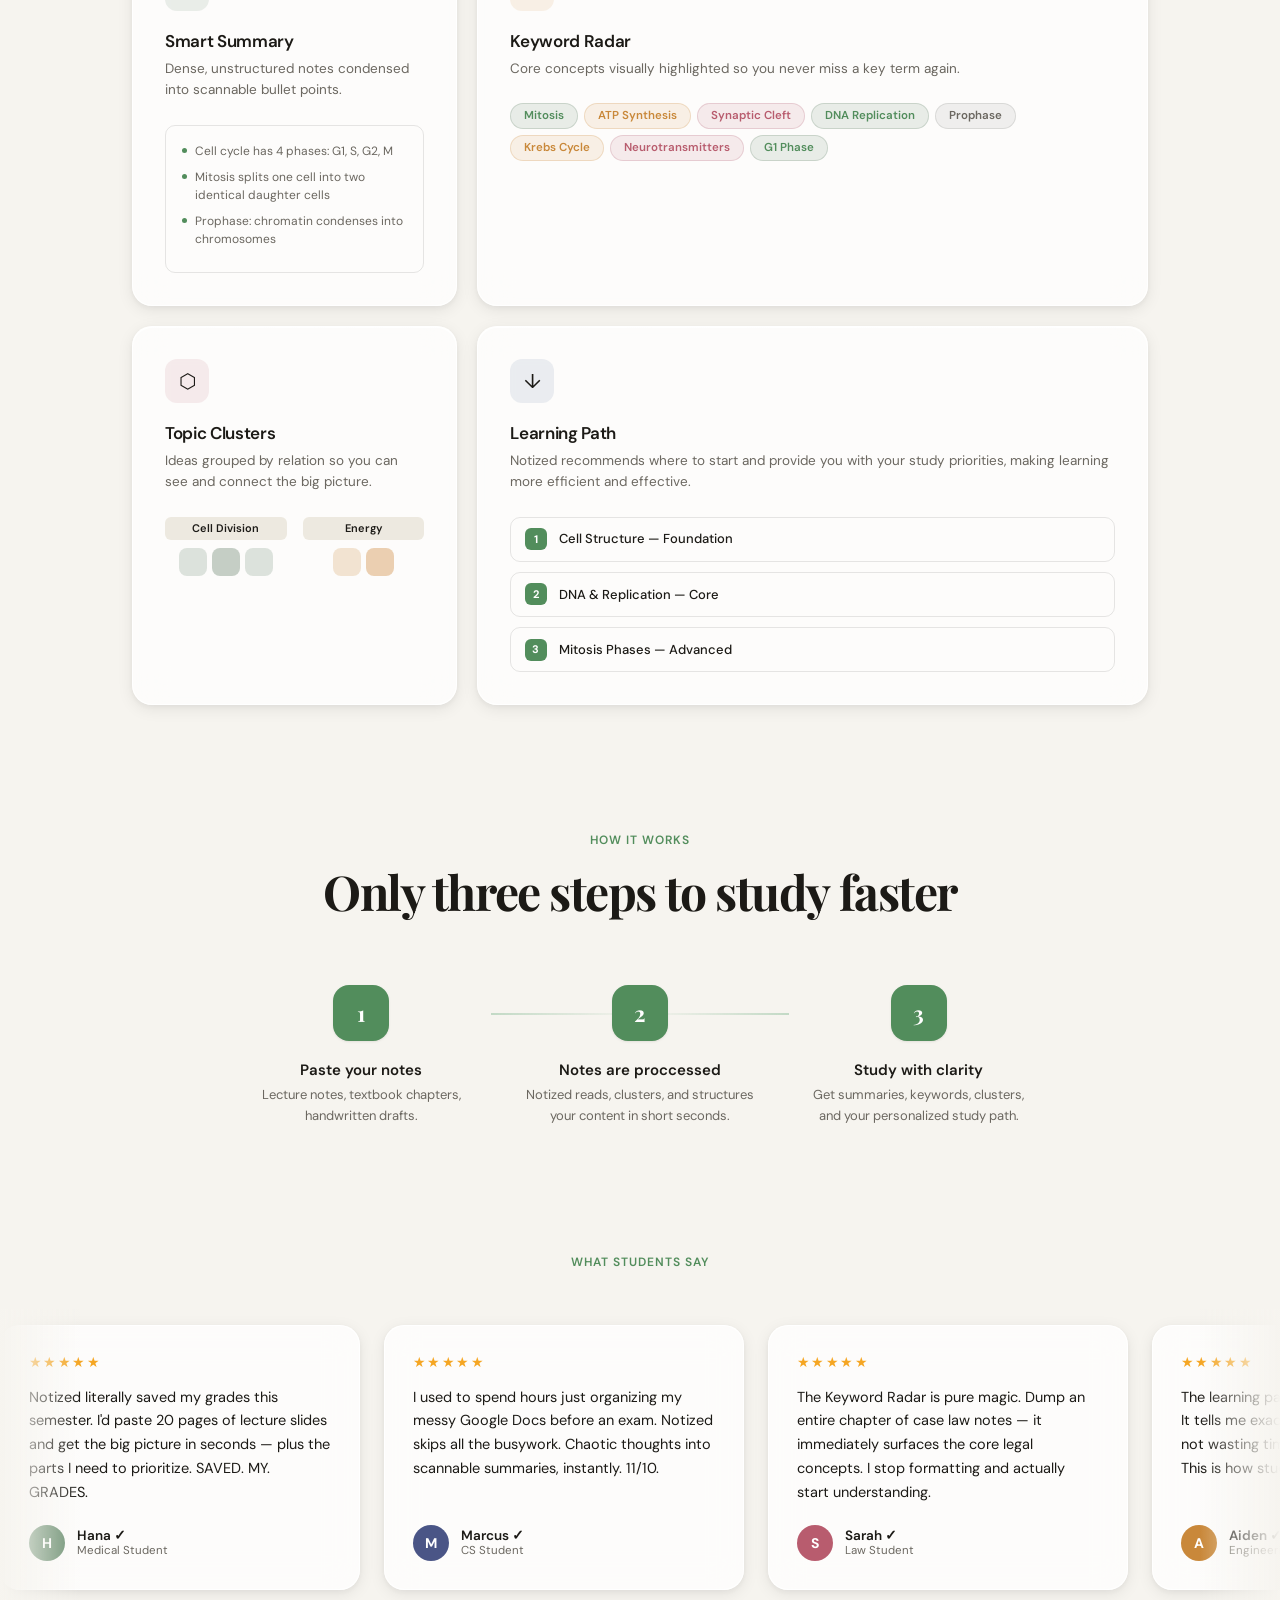
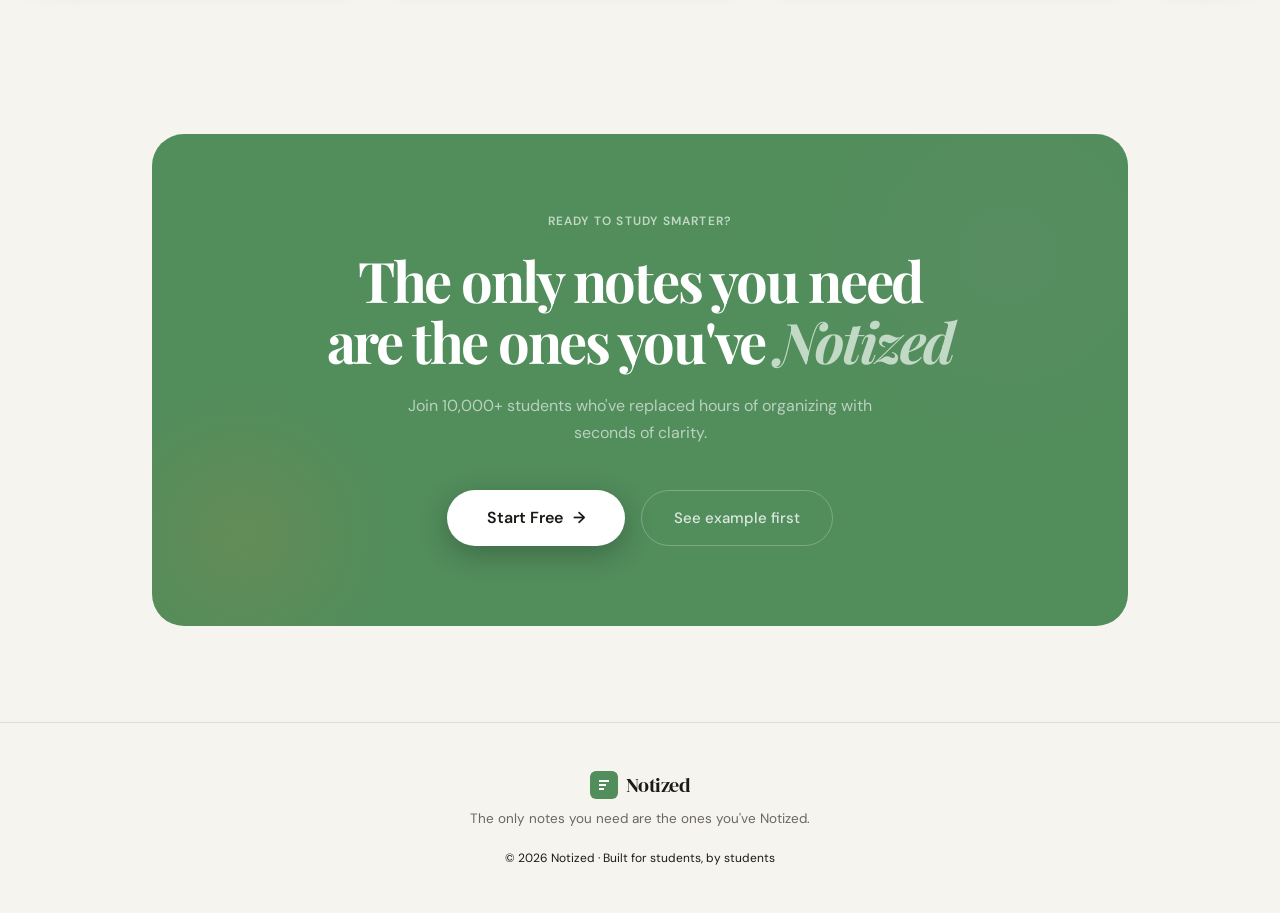
<file: landing.html>
<!DOCTYPE html>
<html lang="en">
<head>
  <meta charset="UTF-8" />
  <meta name="viewport" content="width=device-width, initial-scale=1.0" />
  <title>Notized — Your Best Study Companion</title>
  <link rel="preconnect" href="https://fonts.googleapis.com" />
  <link rel="preconnect" href="https://fonts.gstatic.com" crossorigin />
  <link href="https://fonts.googleapis.com/css2?family=Playfair+Display:ital,wght@0,400;0,700;0,900;1,400;1,700&family=DM+Serif+Display:ital@0;1&family=DM+Sans:ital,opsz,wght@0,9..40,300;0,9..40,400;0,9..40,500;1,9..40,300&display=swap" rel="stylesheet" />
  <link rel="stylesheet" href="landing.css">
</head>
<body>
<!-- Background elements -->
<div class="blob-field">
  <div class="blob blob-1"></div>
  <div class="blob blob-2"></div>
  <div class="blob blob-3"></div>
</div>

<!-- CHANGE PASSWORD MODAL -->
<div id="cp-modal" class="cp-modal-overlay">
  <div class="cp-modal-card">
    <div style="display:flex; align-items:center; gap:0.65rem; margin-bottom:0.35rem;">
      <div style="width:32px;height:32px;background:#EDF3EE;border-radius:8px;display:flex;align-items:center;justify-content:center;flex-shrink:0;">
        <svg width="15" height="15" viewBox="0 0 24 24" fill="none" stroke="#0F6E56" stroke-width="2.5" stroke-linecap="round" stroke-linejoin="round"><rect x="3" y="11" width="18" height="11" rx="2" ry="2"/><path d="M7 11V7a5 5 0 0 1 10 0v4"/></svg>
      </div>
      <h3 style="font-family:'Playfair Display',serif; font-size:20px; font-weight:700; color:#1C1A16; margin:0;">Change Password</h3>
    </div>
    <p style="font-size:13.5px; color:#6B6760; margin-bottom:1.25rem;">Enter your current password, then set a new one.</p>
    <div class="cp-field">
      <label>Current Password</label>
      <div class="cp-input-wrap">
        <input type="password" id="lcp-current" placeholder="Your current password">
        <button type="button" class="cp-eye-btn" onclick="lcpToggleEye('lcp-current',this)">
          <svg width="16" height="16" viewBox="0 0 24 24" fill="none" stroke="currentColor" stroke-width="2" stroke-linecap="round"><path d="M1 12s4-8 11-8 11 8 11 8-4 8-11 8-11-8-11-8z"/><circle cx="12" cy="12" r="3"/></svg>
        </button>
      </div>
    </div>
    <div class="cp-field">
      <label>New Password</label>
      <div class="cp-input-wrap">
        <input type="password" id="lcp-new" placeholder="At least 6 characters">
        <button type="button" class="cp-eye-btn" onclick="lcpToggleEye('lcp-new',this)">
          <svg width="16" height="16" viewBox="0 0 24 24" fill="none" stroke="currentColor" stroke-width="2" stroke-linecap="round"><path d="M1 12s4-8 11-8 11 8 11 8-4 8-11 8-11-8-11-8z"/><circle cx="12" cy="12" r="3"/></svg>
        </button>
      </div>
    </div>
    <div class="cp-field" style="margin-bottom:0;">
      <label>Confirm New Password</label>
      <div class="cp-input-wrap">
        <input type="password" id="lcp-confirm" placeholder="Repeat new password">
        <button type="button" class="cp-eye-btn" onclick="lcpToggleEye('lcp-confirm',this)">
          <svg width="16" height="16" viewBox="0 0 24 24" fill="none" stroke="currentColor" stroke-width="2" stroke-linecap="round"><path d="M1 12s4-8 11-8 11 8 11 8-4 8-11 8-11-8-11-8z"/><circle cx="12" cy="12" r="3"/></svg>
        </button>
      </div>
    </div>
    <div id="lcp-error" class="cp-error"></div>
    <div id="lcp-success" class="cp-success">✓ Password updated successfully!</div>
    <div class="cp-actions">
      <button class="cp-btn-cancel" onclick="closeLCPModal()">Cancel</button>
      <button class="cp-btn-submit" onclick="confirmLCP()">
        <svg width="13" height="13" viewBox="0 0 24 24" fill="none" stroke="currentColor" stroke-width="2.5" stroke-linecap="round"><polyline points="20 6 9 17 4 12"/></svg>
        Update Password
      </button>
    </div>
  </div>
</div>

<!-- NAV -->
<nav class="nav" style="display: flex; justify-content: space-between; align-items: center; position: relative; padding: 1rem 2rem;">
  <div class="nav-logo" onclick="location.href='landing.html'" style="cursor: pointer; display: flex; align-items: center; gap: 0.5rem;">
    <span class="nav-logo-icon">
      <svg width="14" height="14" viewBox="0 0 14 14" fill="none"><path d="M2 2h10v2H2V2zm0 4h7v2H2V6zm0 4h5v2H2v-2z" fill="white"/></svg>
    </span>
    <span class="nav-wordmark">Notized</span>
  </div>
  <div style="position: relative; display: flex; align-items: center;">
    <div id="nav-auth-container" class="nav-actions" style="display: flex; gap: 1rem; align-items: center;"></div>
    <div id="profile-dropdown-card" style="display: none; position: absolute; right: 0; top: 3.5rem; background: #ffffff; border: 1px solid rgba(28,26,22,0.1); border-radius: 14px; box-shadow: 0 12px 40px rgba(28,26,22,0.1); padding: 1rem; width: 240px; flex-direction: column; gap: 0.75rem; z-index: 999999;">
      <div style="display: flex; flex-direction: column; gap: 0.15rem; border-bottom: 1px solid rgba(28,26,22,0.08); padding-bottom: 0.75rem;">
        <span id="dropdown-user-name" style="font-weight: 700; font-size: 14px; color: #1C1A16;">User Name</span>
        <span id="dropdown-user-email" style="font-size: 12px; color: #6B6760; word-break: break-all;">user@email.com</span>
      </div>
      <button onclick="openLCPModal()" style="display:flex; align-items:center; justify-content:center; gap:0.5rem; background: rgba(28,26,22,0.04); color: #1C1A16; border: 1px solid rgba(28,26,22,0.1); padding: 0.55rem 0.75rem; border-radius: 8px; font-size: 13px; font-weight: 600; cursor: pointer; width: 100%;" onmouseover="this.style.background='rgba(28,26,22,0.08)'" onmouseout="this.style.background='rgba(28,26,22,0.04)'">
        <svg width="14" height="14" viewBox="0 0 24 24" fill="none" stroke="currentColor" stroke-width="2.5" stroke-linecap="round" stroke-linejoin="round"><rect x="3" y="11" width="18" height="11" rx="2" ry="2"/><path d="M7 11V7a5 5 0 0 1 10 0v4"/></svg>
        Change Password
      </button>
      <button onclick="handleLogOut()" style="background: rgba(184,92,110,0.1); color: #B85C6E; border: 1px solid rgba(184,92,110,0.2); padding: 0.55rem; border-radius: 8px; font-size: 13px; font-weight: 600; cursor: pointer; width: 100%; display: flex; align-items: center; justify-content: center; gap: 0.5rem;" onmouseover="this.style.background='rgba(184,92,110,0.15)'" onmouseout="this.style.background='rgba(184,92,110,0.1)'">
        <svg width="14" height="14" viewBox="0 0 24 24" fill="none" stroke="currentColor" stroke-width="2.5" stroke-linecap="round" stroke-linejoin="round"><path d="M9 21H5a2 2 0 0 1-2-2V5a2 2 0 0 1 2-2h4"/><polyline points="16 17 21 12 16 7"/><line x1="21" y1="12" x2="9" y2="12"/></svg>
        Log Out Account
      </button>
    </div>
  </div>
</nav>

<!-- HERO -->
<section class="hero-section">
  <h1 class="hero-h1">
    Turn messy notes<br>into <em>clear mastery</em>
  </h1>
  <p class="hero-sub">
    Paste raw lecture notes or textbook excerpts and see them comprehensively simplified — in seconds.
  </p>
  <div class="hero-ctas">
    <button class="btn-hero-primary" onclick="location.href='input.html'">
      Process My Notes
      <span class="arrow">→</span>
    </button>
    <button class="btn-hero-ghost" onclick="location.href='input.html?loadExample=true'">
      See it in action ↗
    </button>
  </div>
</section>
<!-- PROOF BAR -->
<div class="proof-bar">
  <div class="proof-item">
    <span class="proof-stars">★★★★★</span>
    <span>Rated 5 stars by students</span>
  </div>
  <div class="proof-divider"></div>
  <div class="proof-item">
    <span style="font-weight:600; color:var(--ink);">10,000+</span>
    <span>students from top universities</span>
  </div>
  <div class="proof-divider"></div>
  <div class="proof-item">
    <span>Takes</span>
    <span style="font-weight:600; color:var(--ink);">10–20 seconds</span>
    <span>to transform your notes</span>
  </div>
</div>
<!-- MOCKUP WINDOW -->
<div class="mockup-wrapper">
  <div class="mockup-glow"></div>
  <div class="mockup-window">
    <div class="mockup-topbar">
      <div class="mockup-dot red"></div>
      <div class="mockup-dot yellow"></div>
      <div class="mockup-dot green"></div>
      <span class="mockup-title">Notized — Your Notes, Transformed</span>
    </div>
    <div class="mockup-body">
      <div class="mockup-input-panel">
        <div class="mockup-label">📝 Raw notes</div>
        <div class="mockup-lines">
          <div class="mockup-line w-full"></div>
          <div class="mockup-line w-80"></div>
          <div class="mockup-line w-90"></div>
          <div class="mockup-line w-65"></div>
          <div class="mockup-line w-full"></div>
          <div class="mockup-line w-50"></div>
          <div class="mockup-line w-80"></div>
          <div class="mockup-line w-90"></div>
          <div class="mockup-line w-65"></div>
          <div class="mockup-line w-75" style="width:75%"></div>
        </div>
      </div>
      <div class="mockup-output-panel">
        <div class="mockup-summary-card">
          <div class="mockup-summary-label">✦ Keyword Radar</div>
          <div class="mockup-chip-row">
            <span class="mockup-chip chip-green">Mitosis</span>
            <span class="mockup-chip chip-amber">ATP</span>
            <span class="mockup-chip chip-rose">Neurons</span>
            <span class="mockup-chip chip-green">Prophase</span>
          </div>
        </div>
        <div class="mockup-summary-card">
          <div class="mockup-summary-label">◈ Smart Summary</div>
          <div class="mockup-summary-lines">
            <div class="summary-line s-full"></div>
            <div class="summary-line s-88"></div>
            <div class="summary-line s-75"></div>
            <div class="summary-line s-60"></div>
          </div>
        </div>
        <div class="mockup-summary-card">
          <div class="mockup-summary-label">⬡ Topic Clusters</div>
          <div style="display:flex; flex-direction:column; gap:7px; margin-top:2px;">
            <div style="display:flex; align-items:center; gap:7px;">
              <div style="width:8px;height:8px;border-radius:50%;background:#1D9E75;flex-shrink:0;"></div>
              <span style="font-size:11px;font-weight:600;color:#0F6E56;min-width:70px;">Cell Biology</span>
              <div style="display:flex;gap:4px;">
                <span class="mockup-chip chip-green" style="font-size:10px;padding:2px 7px;">Mitosis</span>
                <span class="mockup-chip chip-green" style="font-size:10px;padding:2px 7px;">Prophase</span>
                <span class="mockup-chip chip-green" style="font-size:10px;padding:2px 7px;">Cell cycle</span>
              </div>
            </div>
            <div style="display:flex; align-items:center; gap:7px;">
              <div style="width:8px;height:8px;border-radius:50%;background:#853b54;flex-shrink:0;"></div>
              <span style="font-size:11px;font-weight:600;color:#993556;min-width:70px;">Neuroscience</span>
              <div style="display:flex;gap:4px;">
                <span class="mockup-chip chip-amber" style="font-size:10px;padding:2px 7px;">Neurons</span>
                <span class="mockup-chip chip-amber" style="font-size:10px;padding:2px 7px;">Synapse</span>
                <span class="mockup-chip chip-amber" style="font-size:10px;padding:2px 7px;">Axon</span>
              </div>
            </div>
          </div>
        </div>
        <div class="mockup-path-mini">
          <div class="mockup-summary-label">↓ Learning Path</div>
          <div class="path-step">
            <div class="path-num">1</div>
            <div>
              <div style="font-size:12px; font-weight:600; color:var(--ink);">Cell Structure</div>
              <div class="path-label">Start here · Foundation</div>
            </div>
          </div>
          <div class="path-step">
            <div class="path-num dim">2</div>
            <div>
              <div style="font-size:12px; font-weight:600; color:var(--ink-muted);">Mitosis Phases</div>
              <div class="path-label">Then this · Core concept</div>
            </div>
          </div>
        </div>
      </div>
    </div>
  </div>
</div>
<!-- FEATURES BENTO -->
<section class="features-section reveal">
  <div class="section-eyebrow">What Notized does</div>
  <h2 class="section-title">Four Features. One Optimized Result.</h2>
  <div class="bento-grid">
    <div class="bento-card">
      <div class="bento-icon green">✦</div>
      <div class="bento-label">Smart Summary</div>
      <div class="bento-desc">Dense, unstructured notes condensed into scannable bullet points.</div>
      <div class="bento-visual">
        <div class="summary-preview">
          <div class="summary-bullet"><span class="bullet-dot"></span><span class="bullet-text">Cell cycle has 4 phases: G1, S, G2, M</span></div>
          <div class="summary-bullet"><span class="bullet-dot"></span><span class="bullet-text">Mitosis splits one cell into two identical daughter cells</span></div>
          <div class="summary-bullet"><span class="bullet-dot"></span><span class="bullet-text">Prophase: chromatin condenses into chromosomes</span></div>
        </div>
      </div>
    </div>
    <div class="bento-card span-2">
      <div class="bento-icon amber">◈</div>
      <div class="bento-label">Keyword Radar</div>
      <div class="bento-desc">Core concepts visually highlighted so you never miss a key term again.</div>
      <div class="bento-visual">
        <div class="kw-chips">
          <span class="kw-chip a">Mitosis</span>
          <span class="kw-chip b">ATP Synthesis</span>
          <span class="kw-chip c">Synaptic Cleft</span>
          <span class="kw-chip a">DNA Replication</span>
          <span class="kw-chip d">Prophase</span>
          <span class="kw-chip b">Krebs Cycle</span>
          <span class="kw-chip c">Neurotransmitters</span>
          <span class="kw-chip a">G1 Phase</span>
        </div>
      </div>
    </div>
    <div class="bento-card">
      <div class="bento-icon rose">⬡</div>
      <div class="bento-label">Topic Clusters</div>
      <div class="bento-desc">Ideas grouped by relation so you can see and connect the big picture.</div>
      <div class="bento-visual">
        <div class="cluster-vis">
          <div class="cluster-group">
            <div class="cluster-title">Cell Division</div>
            <div class="cluster-dot-row">
              <div class="cluster-dot c-dot-1"></div>
              <div class="cluster-dot c-dot-2"></div>
              <div class="cluster-dot c-dot-1"></div>
            </div>
          </div>
          <div class="cluster-group">
            <div class="cluster-title">Energy</div>
            <div class="cluster-dot-row">
              <div class="cluster-dot c-dot-3"></div>
              <div class="cluster-dot c-dot-4"></div>
            </div>
          </div>
        </div>
      </div>
    </div>
    <div class="bento-card span-2">
      <div class="bento-icon blue">↓</div>
      <div class="bento-label">Learning Path</div>
      <div class="bento-desc">Notized recommends where to start and provide you with your study priorities, making learning more efficient and effective.</div>
      <div class="bento-visual">
        <div class="path-steps">
          <div class="path-item"><span class="path-num-sm">1</span> Cell Structure — Foundation</div>
          <div class="path-item"><span class="path-num-sm">2</span> DNA & Replication — Core</div>
          <div class="path-item"><span class="path-num-sm">3</span> Mitosis Phases — Advanced</div>
        </div>
      </div>
    </div>
  </div>
</section>
<!-- HOW IT WORKS -->
<section class="how-section reveal">
  <div class="section-eyebrow">How it works</div>
  <h2 class="section-title">Only three steps to study faster</h2>
  <div class="steps-container">
    <div class="steps-connector"></div>
    <div class="step-item">
      <div class="step-num">1</div>
      <div class="step-title">Paste your notes</div>
      <div class="step-desc">Lecture notes, textbook chapters, handwritten drafts.</div>
    </div>
    <div class="step-item">
      <div class="step-num">2</div>
      <div class="step-title">Notes are proccessed</div>
      <div class="step-desc">Notized reads, clusters, and structures your content in short seconds.</div>
    </div>
    <div class="step-item">
      <div class="step-num">3</div>
      <div class="step-title">Study with clarity</div>
      <div class="step-desc">Get summaries, keywords, clusters, and your personalized study path.</div>
    </div>
  </div>
</section>
<!-- TESTIMONIALS -->
<section class="testimonial-section reveal">
  <div class="section-eyebrow" style="margin-bottom:2.5rem;">What students say</div>
  <div style="overflow:hidden; position:relative;">
    <div style="position:absolute; left:0; top:0; bottom:0; width:80px; background:linear-gradient(90deg,var(--cream),transparent); z-index:2; pointer-events:none;"></div>
    <div style="position:absolute; right:0; top:0; bottom:0; width:80px; background:linear-gradient(-90deg,var(--cream),transparent); z-index:2; pointer-events:none;"></div>
    <div class="testimonial-track">
      <div class="t-card"><div class="t-stars">★★★★★</div><p class="t-quote">Notized literally saved my grades this semester. I'd paste 20 pages of lecture slides and get the big picture in seconds — plus the parts I need to prioritize. SAVED. MY. GRADES.</p><div class="t-author"><div class="t-avatar" style="background:#6B8F71;">H</div><div><div class="t-name">Hana ✓</div><div class="t-badge">Medical Student</div></div></div></div>
      <div class="t-card"><div class="t-stars">★★★★★</div><p class="t-quote">I used to spend hours just organizing my messy Google Docs before an exam. Notized skips all the busywork. Chaotic thoughts into scannable summaries, instantly. 11/10.</p><div class="t-author"><div class="t-avatar" style="background:#4A5586;">M</div><div><div class="t-name">Marcus ✓</div><div class="t-badge">CS Student</div></div></div></div>
      <div class="t-card"><div class="t-stars">★★★★★</div><p class="t-quote">The Keyword Radar is pure magic. Dump an entire chapter of case law notes — it immediately surfaces the core legal concepts. I stop formatting and actually start understanding.</p><div class="t-author"><div class="t-avatar" style="background:#B85C6E;">S</div><div><div class="t-name">Sarah ✓</div><div class="t-badge">Law Student</div></div></div></div>
      <div class="t-card"><div class="t-stars">★★★★★</div><p class="t-quote">The learning path feature is a game-changer. It tells me exactly what to study first so I'm not wasting time on concepts I already know. This is how studying should work.</p><div class="t-author"><div class="t-avatar" style="background:#C9883A;">A</div><div><div class="t-name">Aiden ✓</div><div class="t-badge">Engineering Student</div></div></div></div>
      <div class="t-card"><div class="t-stars">★★★★★</div><p class="t-quote">Every student needs this. I paste my raw notes from class and get a perfect study guide in seconds. My GPA went from 3.1 to 3.7 in one semester after I started using Notized.</p><div class="t-author"><div class="t-avatar" style="background:#5a7a60;">R</div><div><div class="t-name">Rena ✓</div><div class="t-badge">Psychology Student</div></div></div></div>
      <!-- Duplicate for loop -->
      <div class="t-card"><div class="t-stars">★★★★★</div><p class="t-quote">Notized literally saved my grades this semester. I'd paste 20 pages of lecture slides and get the big picture in seconds — plus the parts I need to prioritize. SAVED. MY. GRADES.</p><div class="t-author"><div class="t-avatar" style="background:#6B8F71;">H</div><div><div class="t-name">Hana ✓</div><div class="t-badge">Medical Student</div></div></div></div>
      <div class="t-card"><div class="t-stars">★★★★★</div><p class="t-quote">I used to spend hours just organizing my messy Google Docs before an exam. Notized skips all the busywork. Chaotic thoughts into scannable summaries, instantly. 11/10.</p><div class="t-author"><div class="t-avatar" style="background:#4A5586;">M</div><div><div class="t-name">Marcus ✓</div><div class="t-badge">CS Student</div></div></div></div>
      <div class="t-card"><div class="t-stars">★★★★★</div><p class="t-quote">The Keyword Radar is pure magic. Dump an entire chapter of case law notes — it immediately surfaces the core legal concepts. I stop formatting and actually start understanding.</p><div class="t-author"><div class="t-avatar" style="background:#B85C6E;">S</div><div><div class="t-name">Sarah ✓</div><div class="t-badge">Law Student</div></div></div></div>
      <div class="t-card"><div class="t-stars">★★★★★</div><p class="t-quote">The learning path feature is a game-changer. It tells me exactly what to study first so I'm not wasting time on concepts I already know. This is how studying should work.</p><div class="t-author"><div class="t-avatar" style="background:#C9883A;">A</div><div><div class="t-name">Aiden ✓</div><div class="t-badge">Engineering Student</div></div></div></div>
      <div class="t-card"><div class="t-stars">★★★★★</div><p class="t-quote">Every student needs this. I paste my raw notes from class and get a perfect study guide in seconds. My GPA went from 3.1 to 3.7 in one semester after I started using Notized.</p><div class="t-author"><div class="t-avatar" style="background:#5a7a60;">R</div><div><div class="t-name">Rena ✓</div><div class="t-badge">Psychology Student</div></div></div></div>
    </div>
  </div>
</section>
<!-- FINAL CTA -->
<section class="cta-section reveal">
  <div class="cta-card">
    <div class="cta-eyebrow">Ready to study smarter?</div>
    <h2 class="cta-title">The only notes you need<br>are the ones you've <em>Notized</em></h2>
    <p class="cta-sub">Join 10,000+ students who've replaced hours of organizing with seconds of clarity.</p>
    <div class="cta-buttons">
      <button class="btn-cta-white" onclick="openAuthModal('signup')">
        Start Free <span class="arrow">→</span>
      </button>
      <button class="btn-cta-outline" onclick="location.href='input.html?loadExample=true'">
        See example first
      </button>
    </div>
  </div>
</section>
<!-- FOOTER -->
<footer>
  <div class="footer-logo">
    <div class="nav-logo" style="justify-content:center; cursor:pointer;" onclick="location.href='landing.html'">
      <div class="nav-logo-icon">
        <svg width="14" height="14" viewBox="0 0 14 14" fill="none"><path d="M2 2h10v2H2V2zm0 4h7v2H2V6zm0 4h5v2H2v-2z" fill="white"/></svg>
      </div>
      <span class="nav-wordmark">Notized</span>
    </div>
  </div>
  <p class="footer-tagline">The only notes you need are the ones you've Notized.</p>
  <p class="footer-copy">© 2026 Notized · Built for students, by students</p>
</footer>

<!-- AUTH MODAL -->
<div id="auth-modal" class="modal-overlay">
  <div class="modal-card">
    <h3 class="modal-title" id="auth-modal-title">Welcome Back</h3>
    <p class="modal-sub" id="auth-modal-desc">Log in to sync your study notes across devices.</p>
    <form id="auth-form" onsubmit="handleAuthSubmit(event)">
      <div id="auth-field-name" class="modal-field" style="display:none;">
        <label class="modal-field-label">Full Name</label>
        <input type="text" id="auth-input-name" placeholder="e.g., Laurensia" class="modal-input">
      </div>
      <div class="modal-field">
        <label class="modal-field-label">Email Address</label>
        <input type="email" id="auth-input-email" required placeholder="username@gmail.com" class="modal-input">
      </div>
      <div class="modal-field">
        <label class="modal-field-label">Password</label>
        <input type="password" id="auth-input-password" required placeholder="••••••••" class="modal-input">
      </div>
      <button type="submit" id="auth-btn-submit" class="modal-btn-primary">Log In</button>
      <button type="button" class="modal-btn-secondary" onclick="closeAuthModal()">Cancel</button>
    </form>
    <div class="modal-switch">
      <span id="auth-switch-text">Don't have an account?</span>
      <a onclick="toggleAuthMode()" id="auth-switch-link"> Sign Up Free</a>
    </div>
  </div>
</div>
<!-- ALERT MODAL -->
<div id="custom-alert-modal" class="modal-overlay">
  <div class="modal-card" style="max-width:360px; text-align:center;">
    <div style="width:44px; height:44px; background:rgba(201,124,42,0.1); color:var(--amber); border-radius:50%; display:flex; align-items:center; justify-content:center; margin:0 auto 1rem; font-size:20px; font-weight:700;">!</div>
    <h3 class="modal-title" style="font-size:18px; margin-bottom:0.5rem;">Notice</h3>
    <p id="custom-alert-message" style="font-size:13px; color:var(--ink-muted); margin-bottom:1.5rem; line-height:1.5;"></p>
    <button type="button" class="modal-btn-primary" onclick="closeCustomAlert()">Got it</button>
  </div>
</div>

<script src="js/common.js"></script>
<script src="js/landing.js"></script>
<script>
  let currentAuthMode = 'login';

  window.addEventListener('DOMContentLoaded', () => {
    renderNavbarAuth();
  });

  // ── Render navbar: cek notized_currentUser (key yang dipakai auth.js) ──
  function renderNavbarAuth() {
    const container = document.getElementById('nav-auth-container');
    if (!container) return;

    // Support kedua key: notized_currentUser (auth.js) dan currentUser (lama)
    const currentUser = JSON.parse(
      localStorage.getItem('notized_currentUser') ||
      localStorage.getItem('currentUser') ||
      'null'
    );

    if (currentUser && currentUser.name) {
      const initial = currentUser.name.trim().charAt(0).toUpperCase();
      container.innerHTML = `
        <button onclick="location.href='dashboard.html'" style="background:rgba(28,26,22,0.06);color:#1C1A16;border:1px solid rgba(28,26,22,0.1);padding:0.45rem 1rem;border-radius:8px;font-size:13px;font-weight:600;cursor:pointer;" onmouseover="this.style.background='rgba(28,26,22,0.1)'" onmouseout="this.style.background='rgba(28,26,22,0.06)'">Go to Dashboard</button>
        <div id="user-avatar-circle" onclick="toggleProfileDropdown(event)" style="width:34px;height:34px;border-radius:50%;background:#6B8F71;color:white;display:flex;align-items:center;justify-content:center;font-weight:700;font-size:14px;cursor:pointer;transition:transform 0.2s;flex-shrink:0;" onmouseover="this.style.transform='scale(1.07)'" onmouseout="this.style.transform='scale(1)'">${initial}</div>`;
      const dn = document.getElementById('dropdown-user-name');
      const de = document.getElementById('dropdown-user-email');
      if (dn) dn.textContent = currentUser.name;
      if (de) de.textContent = currentUser.email || '';
    } else {
      container.innerHTML = `<button class="btn-nav-solid" onclick="openAuthModal('login')">Log In</button>`;
      const dd = document.getElementById('profile-dropdown-card');
      if (dd) dd.style.display = 'none';
    }
  }

  function toggleProfileDropdown(e) {
    if (e) e.stopPropagation();
    const dd = document.getElementById('profile-dropdown-card');
    if (!dd) return;
    dd.style.display = (dd.style.display === 'none' || !dd.style.display) ? 'flex' : 'none';
  }

  window.addEventListener('click', () => {
    const dd = document.getElementById('profile-dropdown-card');
    if (dd) dd.style.display = 'none';
  });

  // ── Auth Modal ──
  function openAuthModal(mode = 'login') {
    currentAuthMode = mode;
    document.getElementById('auth-modal').style.display = 'flex';
    const title     = document.getElementById('auth-modal-title');
    const desc      = document.getElementById('auth-modal-desc');
    const nameField = document.getElementById('auth-field-name');
    const submitBtn = document.getElementById('auth-btn-submit');
    const switchText = document.getElementById('auth-switch-text');
    const switchLink = document.getElementById('auth-switch-link');
    document.getElementById('auth-form').reset();
    if (mode === 'login') {
      title.textContent = 'Welcome Back';
      desc.textContent  = 'Log in to sync your study notes across devices.';
      nameField.style.display = 'none';
      document.getElementById('auth-input-name').removeAttribute('required');
      submitBtn.textContent  = 'Log In';
      switchText.textContent = "Don't have an account?";
      switchLink.textContent = ' Sign Up Free';
    } else {
      title.textContent = 'Create Account';
      desc.textContent  = 'Join Notized to optimize your notes.';
      nameField.style.display = 'flex';
      document.getElementById('auth-input-name').setAttribute('required', 'true');
      submitBtn.textContent  = 'Create Account';
      switchText.textContent = 'Already have an account?';
      switchLink.textContent = ' Log In';
    }
  }

  function closeAuthModal() {
    document.getElementById('auth-modal').style.display = 'none';
  }

  function toggleAuthMode() {
    openAuthModal(currentAuthMode === 'login' ? 'signup' : 'login');
  }

  function handleAuthSubmit(event) {
    event.preventDefault();
    const email    = document.getElementById('auth-input-email').value.trim().toLowerCase();
    const password = document.getElementById('auth-input-password').value;

    // Pakai notized_users (key yang dipakai auth.js)
    let users = JSON.parse(localStorage.getItem('notized_users') || '[]');

    if (currentAuthMode === 'signup') {
      const name = document.getElementById('auth-input-name').value.trim();
      if (!name) { showCustomAlert('Please enter your full name.'); return; }
      if (users.some(u => u.email === email)) { showCustomAlert('An account with this email already exists.'); return; }
      const newUser = { id: 'usr_' + Date.now(), name, email, password };
      users.push(newUser);
      localStorage.setItem('notized_users', JSON.stringify(users));
      localStorage.setItem('notized_currentUser', JSON.stringify(newUser));
      closeAuthModal();
      localStorage.removeItem('notizedData');
      localStorage.removeItem('notized_target_folder');
      window.location.href = 'dashboard.html';
    } else {
      const matched = users.find(u => u.email === email && u.password === password);
      if (!matched) { showCustomAlert('Invalid email or password.'); return; }
      localStorage.setItem('notized_currentUser', JSON.stringify(matched));
      closeAuthModal();
      localStorage.removeItem('notizedData');
      localStorage.removeItem('notized_target_folder');
      window.location.href = 'dashboard.html';
    }
  }

  // ── Logout: hapus notized_currentUser ──
  function handleLogOut() {
    localStorage.removeItem('notized_currentUser');
    localStorage.removeItem('currentUser');
    sessionStorage.removeItem('notized_greeted');
    const dd = document.getElementById('profile-dropdown-card');
    if (dd) dd.style.display = 'none';
    renderNavbarAuth();
  }

  // ── Change Password Modal ──
  function openLCPModal() {
    ['lcp-current','lcp-new','lcp-confirm'].forEach(id => {
      const el = document.getElementById(id);
      if (el) { el.value = ''; el.type = 'password'; }
    });
    const errEl = document.getElementById('lcp-error');
    const okEl  = document.getElementById('lcp-success');
    if (errEl) { errEl.style.display = 'none'; errEl.textContent = ''; }
    if (okEl)  okEl.style.display = 'none';
    // Tutup dropdown
    const dd = document.getElementById('profile-dropdown-card');
    if (dd) dd.style.display = 'none';
    document.getElementById('cp-modal').classList.add('active');
  }

  function closeLCPModal() {
    document.getElementById('cp-modal').classList.remove('active');
  }

  function lcpToggleEye(inputId, btn) {
    const input = document.getElementById(inputId);
    if (!input) return;
    const isHidden = input.type === 'password';
    input.type = isHidden ? 'text' : 'password';
    btn.innerHTML = isHidden
      ? `<svg width="16" height="16" viewBox="0 0 24 24" fill="none" stroke="currentColor" stroke-width="2" stroke-linecap="round"><path d="M17.94 17.94A10.07 10.07 0 0 1 12 20c-7 0-11-8-11-8a18.45 18.45 0 0 1 5.06-5.94"/><path d="M9.9 4.24A9.12 9.12 0 0 1 12 4c7 0 11 8 11 8a18.5 18.5 0 0 1-2.16 3.19"/><line x1="1" y1="1" x2="23" y2="23"/></svg>`
      : `<svg width="16" height="16" viewBox="0 0 24 24" fill="none" stroke="currentColor" stroke-width="2" stroke-linecap="round"><path d="M1 12s4-8 11-8 11 8 11 8-4 8-11 8-11-8-11-8z"/><circle cx="12" cy="12" r="3"/></svg>`;
  }

  function confirmLCP() {
    const currentVal = (document.getElementById('lcp-current')?.value || '').trim();
    const newVal     = (document.getElementById('lcp-new')?.value || '').trim();
    const confirmVal = (document.getElementById('lcp-confirm')?.value || '').trim();
    const errEl = document.getElementById('lcp-error');
    const okEl  = document.getElementById('lcp-success');

    const showErr = (msg) => { errEl.textContent = msg; errEl.style.display = 'block'; okEl.style.display = 'none'; };
    errEl.style.display = 'none'; okEl.style.display = 'none';

    if (!currentVal || !newVal || !confirmVal) return showErr('Please fill in all fields.');
    if (newVal.length < 6)                      return showErr('New password must be at least 6 characters.');
    if (newVal !== confirmVal)                  return showErr('New passwords do not match.');

    const currentUser = JSON.parse(localStorage.getItem('notized_currentUser') || 'null');
    if (!currentUser) return showErr('Session expired. Please log in again.');
    if (currentUser.password !== currentVal)  return showErr('Current password is incorrect.');
    if (newVal === currentVal)               return showErr('New password must differ from your current one.');

    // Update notized_users array
    const users = JSON.parse(localStorage.getItem('notized_users') || '[]');
    const idx   = users.findIndex(u => u.id === currentUser.id);
    if (idx !== -1) { users[idx].password = newVal; localStorage.setItem('notized_users', JSON.stringify(users)); }

    // Update sesi aktif
    currentUser.password = newVal;
    localStorage.setItem('notized_currentUser', JSON.stringify(currentUser));

    okEl.style.display = 'block';
    ['lcp-current','lcp-new','lcp-confirm'].forEach(id => { const el = document.getElementById(id); if (el) el.value = ''; });
    setTimeout(() => closeLCPModal(), 1800);
  }

  function showCustomAlert(message) {
    document.getElementById('custom-alert-message').textContent = message;
    document.getElementById('custom-alert-modal').style.display = 'flex';
  }
  function closeCustomAlert() {
    document.getElementById('custom-alert-modal').style.display = 'none';
  }

  // Scroll reveal
  const observer = new IntersectionObserver((entries) => {
    entries.forEach(entry => {
      if (entry.isIntersecting) { entry.target.classList.add('visible'); observer.unobserve(entry.target); }
    });
  }, { threshold: 0.12 });
  document.querySelectorAll('.reveal').forEach(el => observer.observe(el));
</script>
</body>
</html>
</file>
<file: landing.css>
*, *::before, *::after { box-sizing: border-box; margin: 0; padding: 0; }

:root {
    --primary:      #528d5c;
    --primary-hover: #3e8a4a;
    --sage:         #528d5c;
    --sage-light:   #EDF3EE;
    --sage-mid:     #C2D9C5;
    --indigo:       #4A5586;
    --indigo-light: #ECEEF7;
    --cream:        #F6F4EF;
    --cream-dark:   #EDE9E0;
    --ink:          #1C1A16;
    --ink-muted:    #6B6760;
    --white:        #FFFFFF;
    --amber:        #C9883A;
    --amber-light:  #FDF3E5;
    --rose:         #B85C6E;
    --rose-light:   #FAEAED;
    --border:       rgba(28,26,22,0.10);
    --shadow-sm:    0 1px 3px rgba(28,26,22,0.06), 0 1px 2px rgba(28,26,22,0.04);
    --shadow-md:    0 4px 16px rgba(28,26,22,0.08), 0 2px 6px rgba(28,26,22,0.05);
    --shadow-lg:    0 12px 40px rgba(28,26,22,0.10), 0 4px 12px rgba(28,26,22,0.06);
}

html { scroll-behavior: smooth; }

body {
    font-family: 'DM Sans', sans-serif;
    background: var(--cream);
    color: var(--ink);
    line-height: 1.2;
    overflow-x: hidden;
}
.serif { font-family: 'DM Serif Display', serif; }
/* Scrollbar */
::-webkit-scrollbar       { width: 6px; }
::-webkit-scrollbar-track { background: transparent; }
::-webkit-scrollbar-thumb { background: var(--sage); border-radius: 3px; opacity: 0.7; }
::-webkit-scrollbar-thumb:hover { background: #56755b; }
button { cursor: pointer; border: none; background: none; font-family: inherit; }
a { text-decoration: none; color: inherit; }

/* ─── NOISE OVERLAY ─── */
body::before {
    content: '';
    position: fixed;
    inset: 0;
    background-image: url("data:image/svg+xml,%3Csvg viewBox='0 0 256 256' xmlns='http://www.w3.org/2000/svg'%3E%3Cfilter id='n'%3E%3CfeTurbulence type='fractalNoise' baseFrequency='0.9' numOctaves='4' stitchTiles='stitch'/%3E%3C/filter%3E%3Crect width='100%25' height='100%25' filter='url(%23n)' opacity='0.04'/%3E%3C/svg%3E");
    pointer-events: none;
    z-index: 0;
    opacity: 0.5;
}

/* ─── ANIMATED BG BLOBS ─── */
.blob-field {
    position: fixed;
    inset: 0;
    pointer-events: none;
    z-index: 0;
    overflow: hidden;
}
.blob {
    position: absolute;
    border-radius: 50%;
    filter: blur(80px);
    opacity: 0.18;
}
.blob-1 { width: 700px; height: 700px; background: #6B8F71; top: -200px; left: -200px; animation: float1 18s ease-in-out infinite; }
.blob-2 { width: 500px; height: 500px; background: #C9883A; top: 40%; right: -150px; animation: float2 22s ease-in-out infinite; }
.blob-3 { width: 400px; height: 400px; background: #B85C6E; bottom: -100px; left: 30%; animation: float3 16s ease-in-out infinite; }

@keyframes float1 { 0%,100%{transform:translate(0,0) scale(1)} 33%{transform:translate(60px,-40px) scale(1.05)} 66%{transform:translate(-30px,50px) scale(0.97)} }
@keyframes float2 { 0%,100%{transform:translate(0,0) scale(1)} 33%{transform:translate(-50px,30px) scale(1.04)} 66%{transform:translate(40px,-60px) scale(0.98)} }
@keyframes float3 { 0%,100%{transform:translate(0,0) scale(1)} 50%{transform:translate(-40px,-30px) scale(1.06)} }

/* ─── NAV ─── */
.nav { padding: 1.25rem 2.5rem; display: flex; align-items: center; justify-content: space-between; border-bottom: 1px solid var(--border); background: var(--cream); box-shadow: var(--shadow-sm); position: relative; z-index: 100; flex-shrink: 0; }
.nav-logo { display: flex; align-items: center; gap: 0.5rem; }
.nav-logo-icon { width: 28px; height: 28px; background: var(--sage); border-radius: 6px; display: flex; align-items: center; justify-content: center; }
.nav-wordmark { font-family: 'DM Serif Display', serif; font-size: 20px; letter-spacing: -0.02em; font-weight: 400; }
.btn-primary { background: var(--sage); color: white; padding: 0.5rem 1.25rem; border-radius: 8px; font-size: 14px; font-weight: 500; display: inline-flex; align-items: center; justify-content: center; gap: 0.45rem; line-height: 1; box-shadow: var(--shadow-sm); transition: all 0.2s ease; }
.btn-primary:hover { opacity: 0.85; transform: translateY(-1px); }

.btn-nav-secondary { color: var(--ink-muted); font-size: 14px; font-weight: 500; padding: 0.5rem 1.25rem; border-radius: 8px; transition: all 0.2s ease; }
.btn-nav-secondary:hover { color: var(--sage); background-color: var(--sage-light); }

/* ─── HERO ─── */
.hero-section {
    position: relative;
    z-index: 1;
    padding: 7rem 2rem 5rem;
    text-align: center;
    max-width: 900px;
    margin: 0 auto;
}

.hero-eyebrow {
    display: inline-flex;
    align-items: center;
    gap: 0.5rem;
    background: var(--white);
    border: 1px solid var(--border-mid);
    border-radius: 100px;
    padding: 0.35rem 1rem;
    font-size: 12px;
    font-weight: 600;
    color: var(--sage);
    letter-spacing: 0.06em;
    text-transform: uppercase;
    box-shadow: var(--shadow-sm);
    margin-bottom: 2.5rem;
    opacity: 0;
    animation: rise 0.7s 0.1s ease forwards;
}
.eyebrow-dot { width: 6px; height: 6px; border-radius: 50%; background: var(--sage); animation: pulse 2s ease-in-out infinite; }
@keyframes pulse { 0%,100%{opacity:1;transform:scale(1)} 50%{opacity:0.5;transform:scale(0.8)} }

.hero-h1 {
    font-family: 'Playfair Display', serif;
    font-size: clamp(3.5rem, 7.5vw, 6rem);
    line-height: 1.05;
    letter-spacing: -0.04em;
    color: var(--ink);
    font-weight: 900;
    margin-bottom: 1.75rem;
    opacity: 0;
    animation: rise 0.8s 0.25s ease forwards;
}

.hero-h1 em {
    font-style: italic;
    color: var(--sage);
    position: relative;
}
.hero-h1 em::after {
    content: '';
    position: absolute;
    bottom: 4px; left: 0; right: 0;
    height: 3px;
    background: linear-gradient(90deg, var(--sage), transparent);
    border-radius: 2px;
}

.hero-sub {
    font-size: 1.2rem;
    line-height: 1.7;
    color: var(--ink-muted);
    max-width: 560px;
    margin: 0 auto 3rem;
    font-weight: 400;
    opacity: 0;
    animation: rise 0.8s 0.4s ease forwards;
}

.hero-ctas {
    display: flex;
    gap: 1rem;
    justify-content: center;
    flex-wrap: wrap;
    opacity: 0;
    animation: rise 0.8s 0.55s ease forwards;
}

.btn-hero-primary {
    display: inline-flex;
    align-items: center;
    gap: 0.6rem;
    padding: 1.05rem 2.4rem;
    background: var(--ink);
    color: white;
    border-radius: 100px;
    font-size: 16px;
    font-weight: 600;
    letter-spacing: -0.01em;
    box-shadow: 0 8px 32px rgba(26,24,18,0.22), 0 2px 8px rgba(26,24,18,0.12);
    transition: all 0.3s cubic-bezier(0.34,1.56,0.64,1);
    position: relative;
    overflow: hidden;
}
.btn-hero-primary::before {
    content: '';
    position: absolute;
    inset: 0;
    background: linear-gradient(135deg, rgba(255,255,255,0.08) 0%, transparent 100%);
}
.btn-hero-primary:hover { transform: translateY(-3px) scale(1.02); box-shadow: 0 14px 44px rgba(26,24,18,0.28), 0 4px 12px rgba(26,24,18,0.14); }
.btn-hero-primary .arrow { transition: transform 0.3s ease; }
.btn-hero-primary:hover .arrow { transform: translateX(4px); }

.btn-hero-ghost {
    display: inline-flex;
    align-items: center;
    gap: 0.5rem;
    padding: 1.05rem 2rem;
    border: 1.5px solid var(--border-mid);
    border-radius: 100px;
    font-size: 15px;
    font-weight: 500;
    color: var(--ink-muted);
    background: rgba(255,255,255,0.4);
    backdrop-filter: blur(8px);
    transition: all 0.25s ease;
}
.btn-hero-ghost:hover { border-color: var(--ink-muted); color: var(--ink); background: rgba(255,255,255,0.7); transform: translateY(-2px); }

@keyframes rise { from{opacity:0;transform:translateY(24px)} to{opacity:1;transform:translateY(0)} }

/* ─── SOCIAL PROOF BAR ─── */
.proof-bar {
    position: relative;
    z-index: 1;
    display: flex;
    align-items: center;
    justify-content: center;
    gap: 2rem;
    padding: 1.25rem 2rem;
    opacity: 0;
    animation: rise 0.8s 0.7s ease forwards;
    flex-wrap: wrap;
}
.proof-item { display: flex; align-items: center; gap: 0.5rem; font-size: 13px; color: var(--ink-muted); }
.proof-stars { color: #F5A623; letter-spacing: 0.05em; font-size: 14px; }
.proof-divider { width: 1px; height: 18px; background: var(--border-mid); }

/* ─── MOCKUP WINDOW ─── */
.mockup-wrapper {
    position: relative;
    z-index: 1;
    max-width: 820px;
    margin: 3rem auto 0;
    padding: 0 2rem;
    opacity: 0;
    animation: rise 1s 0.85s ease forwards;
}

.mockup-glow {
    position: absolute;
    inset: -60px;
    background: radial-gradient(ellipse at center, rgba(107,143,113,0.15) 0%, transparent 70%);
    pointer-events: none;
}

.mockup-window {
    background: rgba(255,255,255,0.85);
    backdrop-filter: blur(24px);
    -webkit-backdrop-filter: blur(24px);
    border: 1px solid rgba(255,255,255,0.9);
    border-radius: 20px;
    box-shadow: var(--shadow-xl), inset 0 1px 0 rgba(255,255,255,1);
    overflow: hidden;
    position: relative;
}

.mockup-topbar {
    display: flex;
    align-items: center;
    gap: 0.5rem;
    padding: 0.9rem 1.25rem;
    border-bottom: 1px solid var(--border);
    background: rgba(245,242,235,0.6);
}
.mockup-dot { width: 10px; height: 10px; border-radius: 50%; }
.mockup-dot.red { background: #FF5F57; }
.mockup-dot.yellow { background: #FFBD2E; }
.mockup-dot.green { background: #28C840; }
.mockup-title { font-size: 12px; font-weight: 500; color: var(--ink-muted); margin-left: auto; margin-right: auto; }

.mockup-body { padding: 1.75rem; display: grid; grid-template-columns: 1fr 1fr; gap: 1.25rem; }

.mockup-input-panel {
    background: var(--cream-warm);
    border: 1px solid var(--border);
    border-radius: 12px;
    padding: 1.25rem;
}
.mockup-label { font-size: 11px; font-weight: 600; color: var(--ink-muted); text-transform: uppercase; letter-spacing: 0.06em; margin-bottom: 0.75rem; }
.mockup-lines { display: flex; flex-direction: column; gap: 0.45rem; }
.mockup-line {
    height: 9px;
    border-radius: 6px;
    background: linear-gradient(90deg, var(--cream-dark), rgba(237,232,220,0.4));
    animation: shimmer 2.5s ease-in-out infinite;
}
.mockup-line.w-full { width: 100%; }
.mockup-line.w-80 { width: 80%; }
.mockup-line.w-65 { width: 65%; }
.mockup-line.w-90 { width: 90%; }
.mockup-line.w-50 { width: 50%; }

@keyframes shimmer { 0%,100%{opacity:1} 50%{opacity:0.6} }

.mockup-output-panel {
    display: flex;
    flex-direction: column;
    gap: 0.9rem;
}

.mockup-chip-row { display: flex; flex-wrap: wrap; gap: 0.4rem; }
.mockup-chip {
    padding: 0.28rem 0.75rem;
    border-radius: 100px;
    font-size: 11px;
    font-weight: 600;
    letter-spacing: 0.02em;
}
.chip-green { background: rgba(92,122,98,0.12); color: var(--sage); border: 1px solid rgba(92,122,98,0.2); }
.chip-amber { background: rgba(201,124,42,0.1); color: var(--amber); border: 1px solid rgba(201,124,42,0.2); }
.chip-rose { background: rgba(176,80,104,0.1); color: var(--rose); border: 1px solid rgba(176,80,104,0.2); }
.chip-ink { background: rgba(26,24,18,0.07); color: var(--ink-muted); border: 1px solid var(--border); }

.mockup-summary-card {
    background: var(--white);
    border: 1px solid var(--border);
    border-radius: 12px;
    padding: 1rem;
    box-shadow: var(--shadow-sm);
}
.mockup-summary-label { font-size: 11px; font-weight: 600; color: var(--sage); text-transform: uppercase; letter-spacing: 0.06em; margin-bottom: 0.6rem; }
.mockup-summary-lines { display: flex; flex-direction: column; gap: 0.35rem; }
.summary-line {
    height: 7px;
    border-radius: 4px;
    background: var(--cream-dark);
}
.summary-line.s-full { width: 100%; }
.summary-line.s-75 { width: 75%; }
.summary-line.s-88 { width: 88%; }
.summary-line.s-60 { width: 60%; }

.mockup-path-mini {
    background: var(--white);
    border: 1px solid var(--border);
    border-radius: 12px;
    padding: 0.9rem 1rem;
    display: flex;
    flex-direction: column;
    gap: 0.5rem;
}
.path-step {
    display: flex;
    align-items: center;
    gap: 0.6rem;
    font-size: 12px;
    color: var(--ink);
}
.path-num {
    width: 20px; height: 20px;
    border-radius: 50%;
    background: var(--sage);
    color: white;
    font-size: 10px;
    font-weight: 700;
    display: flex; align-items: center; justify-content: center;
    flex-shrink: 0;
}
.path-num.dim { background: var(--cream-dark); color: var(--ink-muted); }
.path-label { font-size: 11px; color: var(--ink-muted); }

/* ─── FEATURES SECTION ─── */
.features-section {
    position: relative;
    z-index: 1;
    max-width: 1080px;
    margin: 7rem auto 0;
    padding: 0 2rem;
}

.section-eyebrow {
    text-align: center;
    font-size: 12px;
    font-weight: 600;
    color: var(--sage);
    text-transform: uppercase;
    letter-spacing: 0.08em;
    margin-bottom: 1rem;
}

.section-title {
    font-family: 'Playfair Display', serif;
    font-size: clamp(2rem, 4vw, 3rem);
    font-weight: 700;
    letter-spacing: -0.03em;
    text-align: center;
    margin-bottom: 1rem;
    color: var(--ink);
}

.section-sub {
    text-align: center;
    color: var(--ink-muted);
    font-size: 1rem;
    max-width: 520px;
    margin: 0 auto 4rem;
    line-height: 1.7;
}

/* Bento grid */
.bento-grid {
    display: grid;
    grid-template-columns: 1fr 1fr 1fr;
    grid-template-rows: auto auto;
    gap: 1.25rem;
}

.bento-card {
    background: rgba(255,255,255,0.72);
    backdrop-filter: blur(16px);
    -webkit-backdrop-filter: blur(16px);
    border: 1px solid rgba(255,255,255,0.9);
    border-radius: 20px;
    padding: 2rem;
    box-shadow: var(--shadow-md), inset 0 1px 0 rgba(255,255,255,0.9);
    transition: all 0.35s cubic-bezier(0.4,0,0.2,1);
    position: relative;
    overflow: hidden;
}
.bento-card:hover { transform: translateY(-6px); box-shadow: var(--shadow-xl), inset 0 1px 0 rgba(255,255,255,0.9); }
.bento-card::before {
    content: '';
    position: absolute;
    top: 0; left: 0; right: 0;
    height: 1px;
    background: linear-gradient(90deg, transparent, rgba(255,255,255,0.8), transparent);
}

.bento-card.span-2 { grid-column: span 2; }
.bento-card.tall { grid-row: span 2; }

.bento-icon {
    width: 44px; height: 44px;
    border-radius: 12px;
    display: flex; align-items: center; justify-content: center;
    font-size: 20px;
    margin-bottom: 1.25rem;
}
.bento-icon.green { background: rgba(92,122,98,0.12); }
.bento-icon.amber { background: rgba(201,124,42,0.1); }
.bento-icon.rose { background: rgba(176,80,104,0.1); }
.bento-icon.blue { background: rgba(74,95,148,0.1); }

.bento-label {
    font-size: 17px;
    font-weight: 600;
    color: var(--ink);
    margin-bottom: 0.4rem;
    letter-spacing: -0.02em;
}
.bento-desc { font-size: 13.5px; color: var(--ink-muted); line-height: 1.6; }

/* Bento visuals */
.bento-visual { margin-top: 1.5rem; }

.kw-chips { display: flex; flex-wrap: wrap; gap: 0.4rem; }
.kw-chip {
    padding: 0.3rem 0.8rem;
    border-radius: 100px;
    font-size: 11.5px;
    font-weight: 600;
}
.kw-chip.a { background: rgba(92,122,98,0.13); color: var(--sage); border: 1px solid rgba(92,122,98,0.22); }
.kw-chip.b { background: rgba(201,124,42,0.1); color: var(--amber); border: 1px solid rgba(201,124,42,0.2); }
.kw-chip.c { background: rgba(176,80,104,0.1); color: var(--rose); border: 1px solid rgba(176,80,104,0.2); }
.kw-chip.d { background: rgba(26,24,18,0.06); color: var(--ink-muted); border: 1px solid var(--border); }

.path-steps { display: flex; flex-direction: column; gap: 0.65rem; }
.path-item {
    display: flex;
    align-items: center;
    gap: 0.75rem;
    padding: 0.65rem 0.85rem;
    background: var(--cream-warm);
    border: 1px solid var(--border);
    border-radius: 10px;
    font-size: 13px;
    font-weight: 500;
    color: var(--ink);
    transition: all 0.2s;
}
.path-item:hover { background: var(--white); transform: translateX(4px); }
.path-num-sm {
    width: 22px; height: 22px;
    border-radius: 6px;
    background: var(--sage);
    color: white;
    font-size: 11px;
    font-weight: 700;
    display: flex; align-items: center; justify-content: center;
    flex-shrink: 0;
}

.summary-preview {
    background: var(--cream-warm);
    border: 1px solid var(--border);
    border-radius: 10px;
    padding: 1rem;
}
.summary-bullet { display: flex; align-items: flex-start; gap: 0.5rem; margin-bottom: 0.5rem; }
.bullet-dot { width: 5px; height: 5px; border-radius: 50%; background: var(--sage); margin-top: 6px; flex-shrink: 0; }
.bullet-text { font-size: 12px; color: var(--ink-muted); line-height: 1.5; }

.cluster-vis { display: flex; gap: 1rem; }
.cluster-group { flex: 1; }
.cluster-title { font-size: 11px; font-weight: 600; color: var(--ink); margin-bottom: 0.5rem; padding: 0.3rem 0.6rem; background: var(--cream-dark); border-radius: 6px; text-align: center; }
.cluster-dot-row { display: flex; gap: 0.3rem; flex-wrap: wrap; justify-content: center; }
.cluster-dot { width: 28px; height: 28px; border-radius: 8px; }
.c-dot-1 { background: rgba(92,122,98,0.2); }
.c-dot-2 { background: rgba(92,122,98,0.35); }
.c-dot-3 { background: rgba(201,124,42,0.2); }
.c-dot-4 { background: rgba(201,124,42,0.35); }

/* ─── HOW IT WORKS ─── */
.how-section {
    position: relative;
    z-index: 1;
    max-width: 900px;
    margin: 8rem auto 0;
    padding: 0 2rem;
}

.steps-container {
    display: grid;
    margin-top: 4rem;
    grid-template-columns: 1fr 1fr 1fr;
    gap: 0;
    position: relative;
}
.steps-connector {
    position: absolute;
    top: 28px;
    left: calc(33.33% - 10px);
    right: calc(33.33% - 10px);
    height: 1.5px;
    background: linear-gradient(90deg, var(--sage-mid), transparent 50%, var(--sage-mid));
    z-index: 0;
}

.step-item {
    display: flex;
    flex-direction: column;
    align-items: center;
    text-align: center;
    padding: 0 1.5rem;
    position: relative;
    z-index: 1;
}
.step-num {
    width: 56px; height: 56px;
    border-radius: 16px;
    background: var(--sage);
    border: 1.5px solid var(--border-mid);
    display: flex; align-items: center; justify-content: center;
    font-family: 'Playfair Display', serif;
    font-size: 22px;
    font-weight: 700;
    color: var(--white);
    box-shadow: var(--shadow-sm);
    margin-bottom: 1.25rem;
}
.step-title { font-size: 15px; font-weight: 600; color: var(--ink); margin-bottom: 0.4rem; }
.step-desc { font-size: 13px; color: var(--ink-muted); line-height: 1.6; }

/* ─── TESTIMONIALS ─── */
.testimonial-section {
    position: relative;
    z-index: 1;
    margin: 8rem 0 0;
    overflow: hidden;
}

.testimonial-track {
    display: flex;
    gap: 1.5rem;
    animation: slide 30s linear infinite;
    width: max-content;
    padding: 1rem 0;
}
.testimonial-track:hover { animation-play-state: paused; }

@keyframes slide { 0%{transform:translateX(0)} 100%{transform:translateX(-50%)} }

.t-card {
    width: 360px;
    flex-shrink: 0;
    background: rgba(255, 255, 255, 0.75);
    backdrop-filter: blur(16px);
    -webkit-backdrop-filter: blur(16px);
    border: 1px solid rgba(255, 255, 255, 0.9);
    border-radius: 20px;
    padding: 1.75rem;
    box-shadow: var(--shadow-md);
    display: flex;
    flex-direction: column;
}

.t-stars { color: #F5A623; font-size: 14px; letter-spacing: 0.1em; margin-bottom: 0.9rem; }
.t-quote { font-size: 14.5px; line-height: 1.65; color: var(--ink); margin-bottom: 1.25rem; }
.t-avatar {
    width: 36px; height: 36px;
    border-radius: 50%;
    background: var(--sage);
    color: white;
    display: flex; align-items: center; justify-content: center;
    font-size: 14px;
    font-weight: 700;
    flex-shrink: 0;
}
.t-name { font-size: 13.5px; font-weight: 600; color: var(--ink); }
.t-badge { font-size: 11.5px; color: var(--ink-muted); }
.t-author { 
    display: flex; 
    align-items: center; 
    gap: 0.75rem; 
    margin-top: auto; 
}

/* ─── FINAL CTA ─── */
.cta-section {
    position: relative;
    z-index: 1;
    max-width: 1040px;
    margin: 8rem auto 0;
    padding: 0 2rem;
}

.cta-card {
    background: var(--sage);
    border-radius: 32px;
    padding: 5rem 3rem;
    text-align: center;
    position: relative;
    overflow: hidden;
    box-shadow: var(--shadow-xl);
}
.cta-card::before {
    content: '';
    position: absolute;
    top: -80px; right: -80px;
    width: 400px; height: 400px;
    background: radial-gradient(circle, rgba(107,143,113,0.25) 0%, transparent 70%);
    pointer-events: none;
}
.cta-card::after {
    content: '';
    position: absolute;
    bottom: -60px; left: -60px;
    width: 300px; height: 300px;
    background: radial-gradient(circle, rgba(201,136,58,0.15) 0%, transparent 70%);
    pointer-events: none;
}

.cta-eyebrow {
    font-size: 12px;
    font-weight: 600;
    color: var(--sage-mid);
    text-transform: uppercase;
    letter-spacing: 0.1em;
    margin-bottom: 1.25rem;
    position: relative;
    z-index: 1;
}
.cta-title {
    font-family: 'Playfair Display', serif;
    font-size: clamp(2.2rem, 5vw, 3.5rem);
    font-weight: 700;
    color: white;
    letter-spacing: -0.04em;
    line-height: 1.1;
    margin-bottom: 1.25rem;
    position: relative;
    z-index: 1;
}
.cta-title em { font-style: italic; color: var(--sage-mid); }
.cta-sub {
    font-size: 1rem;
    color: rgba(255,255,255,0.6);
    max-width: 500px;
    margin: 0 auto 2.75rem;
    line-height: 1.7;
    position: relative;
    z-index: 1;
}
.cta-buttons {
    display: flex;
    gap: 1rem;
    justify-content: center;
    flex-wrap: wrap;
    position: relative;
    z-index: 1;
}

.btn-cta-white {
    display: inline-flex; align-items: center; gap: 0.6rem;
    padding: 1.05rem 2.5rem;
    background: white;
    color: var(--ink);
    border-radius: 100px;
    font-size: 16px;
    font-weight: 600;
    box-shadow: 0 8px 28px rgba(0,0,0,0.25);
    transition: all 0.3s cubic-bezier(0.34,1.56,0.64,1);
}
.btn-cta-white:hover { transform: translateY(-3px) scale(1.02); box-shadow: 0 14px 40px rgba(0,0,0,0.3); }
.btn-cta-white .arrow { transition: transform 0.3s ease; }
.btn-cta-white:hover .arrow { transform: translateX(4px); }

.btn-cta-outline {
    display: inline-flex; align-items: center; gap: 0.5rem;
    padding: 1.05rem 2rem;
    border: 1.5px solid rgba(255,255,255,0.25);
    border-radius: 100px;
    font-size: 15px;
    font-weight: 500;
    color: rgba(255,255,255,0.8);
    transition: all 0.25s ease;
}
.btn-cta-outline:hover { border-color: rgba(255,255,255,0.5); color: white; transform: translateY(-2px); }



/* ─── FOOTER ─── */
footer {
    position: relative;
    z-index: 1;
    margin-top: 6rem;
    padding: 3rem 2rem;
    border-top: 1px solid var(--border);
    text-align: center;
}
.footer-logo { margin-bottom: 0.75rem; }
.footer-tagline { font-size: 13.5px; color: var(--ink-muted); margin-bottom: 1.5rem; }
.footer-copy { font-size: 12px; color: var(--ink-light); }

/* ─── MODALS ─── */
.modal-overlay {
    position: fixed;
    inset: 0;
    background: rgba(26,24,18,0.5);
    backdrop-filter: blur(6px);
    z-index: 9999;
    display: none;
    align-items: center;
    justify-content: center;
}
.modal-card {
    background: var(--white);
    border-radius: 20px;
    padding: 2.5rem;
    max-width: 400px;
    width: 90%;
    box-shadow: var(--shadow-xl);
    position: relative;
}
.modal-title {
    font-family: 'Playfair Display', serif;
    font-size: 26px;
    font-weight: 700;
    letter-spacing: -0.03em;
    margin-bottom: 0.3rem;
}
.modal-sub { font-size: 13px; color: var(--ink-muted); margin-bottom: 2rem; }

.modal-field { display: flex; flex-direction: column; gap: 0.3rem; margin-bottom: 1rem; }
.modal-field-label { font-size: 11px; font-weight: 600; color: var(--ink-muted); text-transform: uppercase; letter-spacing: 0.06em; }
.modal-input {
    padding: 0.75rem 1rem;
    border: 1.5px solid var(--border-mid);
    border-radius: 10px;
    font-size: 14px;
    font-family: inherit;
    color: var(--ink);
    background: var(--cream-warm);
    transition: border-color 0.2s;
    outline: none;
}
.modal-input:focus { border-color: var(--sage); background: var(--white); }
.modal-input::placeholder { color: var(--ink-light); }

.modal-btn-primary {
    width: 100%;
    padding: 0.85rem;
    background: var(--sage);
    color: white;
    border-radius: 10px;
    font-size: 15px;
    font-weight: 600;
    font-family: inherit;
    transition: all 0.2s;
    margin-top: 0.5rem;
    display: inline-flex;
    align-items: center;
    justify-content: center;
    gap: 0.45rem;
    border: none;
}
.modal-btn-primary:hover { opacity: 0.9; transform: translateY(-1px); }
.btn-primary { background: var(--sage); color: white; padding: 0.5rem 1.25rem; border-radius: 8px; font-size: 14px; font-weight: 500; display: inline-flex;align-items: center; justify-content: center; gap: 0.45rem; line-height: 1; box-shadow: var(--shadow-sm); transition: all 0.2s ease; }
.btn-primary:hover { opacity: 0.85; transform: translateY(-1px); }

.modal-btn-secondary {
    width: 100%;
    padding: 0.75rem;
    background: transparent;
    color: var(--ink-muted);
    border: 1.5px solid var(--border-mid);
    border-radius: 10px;
    font-size: 14px;
    font-family: inherit;
    transition: all 0.2s;
    margin-top: 0.5rem;
}
.modal-btn-secondary:hover { border-color: var(--ink-muted); color: var(--ink); }


.modal-switch { margin-top: 1.5rem; text-align: center; font-size: 12.5px; color: var(--ink-muted); border-top: 1px solid var(--border); padding-top: 1rem; }
.modal-switch a { color: var(--sage); font-weight: 600; cursor: pointer; }

/* ─── SCROLL REVEAL ─── */
.reveal { opacity: 0; transform: translateY(32px); transition: opacity 0.7s ease, transform 0.7s ease; }
.reveal.visible { opacity: 1; transform: none; }

/* ─── RESPONSIVE ─── */
@media (max-width: 768px) {
    nav { padding: 0 1.25rem; }
    .hero-section { padding: 5rem 1.5rem 3rem; }
    .bento-grid { grid-template-columns: 1fr; }
    .bento-card.span-2 { grid-column: span 1; }
    .steps-container { grid-template-columns: 1fr; gap: 2rem; }
    .steps-connector { display: none; }
    .cta-card { padding: 3rem 1.5rem; }
}


    /* Change Password Modal */
    .cp-modal-overlay {
      display: none; position: fixed; inset: 0;
      background: rgba(28,26,22,0.4); backdrop-filter: blur(2px);
      align-items: center; justify-content: center; z-index: 9999;
    }
    .cp-modal-overlay.active { display: flex; }
    .cp-modal-card {
      background: #fff; border-radius: 16px; padding: 2rem;
      width: 100%; max-width: 400px; border: 1px solid rgba(28,26,22,0.1);
      box-shadow: 0 12px 40px rgba(28,26,22,0.12);
      animation: cpScaleIn 0.2s cubic-bezier(0.16,1,0.3,1) forwards;
    }
    @keyframes cpScaleIn { from { opacity:0; transform:scale(0.97); } to { opacity:1; transform:scale(1); } }
    .cp-field { margin-bottom: 1rem; }
    .cp-field label { display: block; font-size: 12px; font-weight: 600; color: #6B6760; margin-bottom: 0.35rem; text-transform: uppercase; letter-spacing: 0.04em; }
    .cp-input-wrap { position: relative; }
    .cp-input-wrap input { width: 100%; padding: 0.65rem 2.5rem 0.65rem 0.85rem; border-radius: 8px; border: 1px solid rgba(28,26,22,0.15); font-size: 13.5px; background: #F6F4EF; outline: none; font-family: inherit; transition: border-color 0.2s; }
    .cp-input-wrap input:focus { border-color: #0F6E56; box-shadow: 0 0 0 2px rgba(15,110,86,0.12); }
    .cp-eye-btn { position: absolute; right: 0.65rem; top: 50%; transform: translateY(-50%); background: none; border: none; cursor: pointer; color: #6B6760; padding: 0; display: flex; align-items: center; }
    .cp-error { display: none; margin-top: 0.85rem; background: #FAEAED; color: #B85C6E; font-size: 12.5px; font-weight: 500; padding: 0.6rem 0.85rem; border-radius: 8px; border: 1px solid rgba(184,92,110,0.15); }
    .cp-success { display: none; margin-top: 0.85rem; background: #EDF3EE; color: #0F6E56; font-size: 12.5px; font-weight: 500; padding: 0.6rem 0.85rem; border-radius: 8px; border: 1px solid rgba(15,110,86,0.15); }
    .cp-actions { display: flex; gap: 0.65rem; justify-content: flex-end; margin-top: 1.5rem; }
    .cp-btn-cancel { background: rgba(28,26,22,0.06); color: #1C1A16; padding: 0.55rem 1.25rem; border-radius: 8px; font-size: 13.5px; font-weight: 600; border: none; cursor: pointer; }
    .cp-btn-cancel:hover { background: rgba(28,26,22,0.1); }
    .cp-btn-submit { background: #0F6E56; color: white; padding: 0.55rem 1.25rem; border-radius: 8px; font-size: 13.5px; font-weight: 600; border: none; cursor: pointer; display: flex; align-items: center; gap: 0.4rem; }
    .cp-btn-submit:hover { background: #1D9E75; }
</file>
